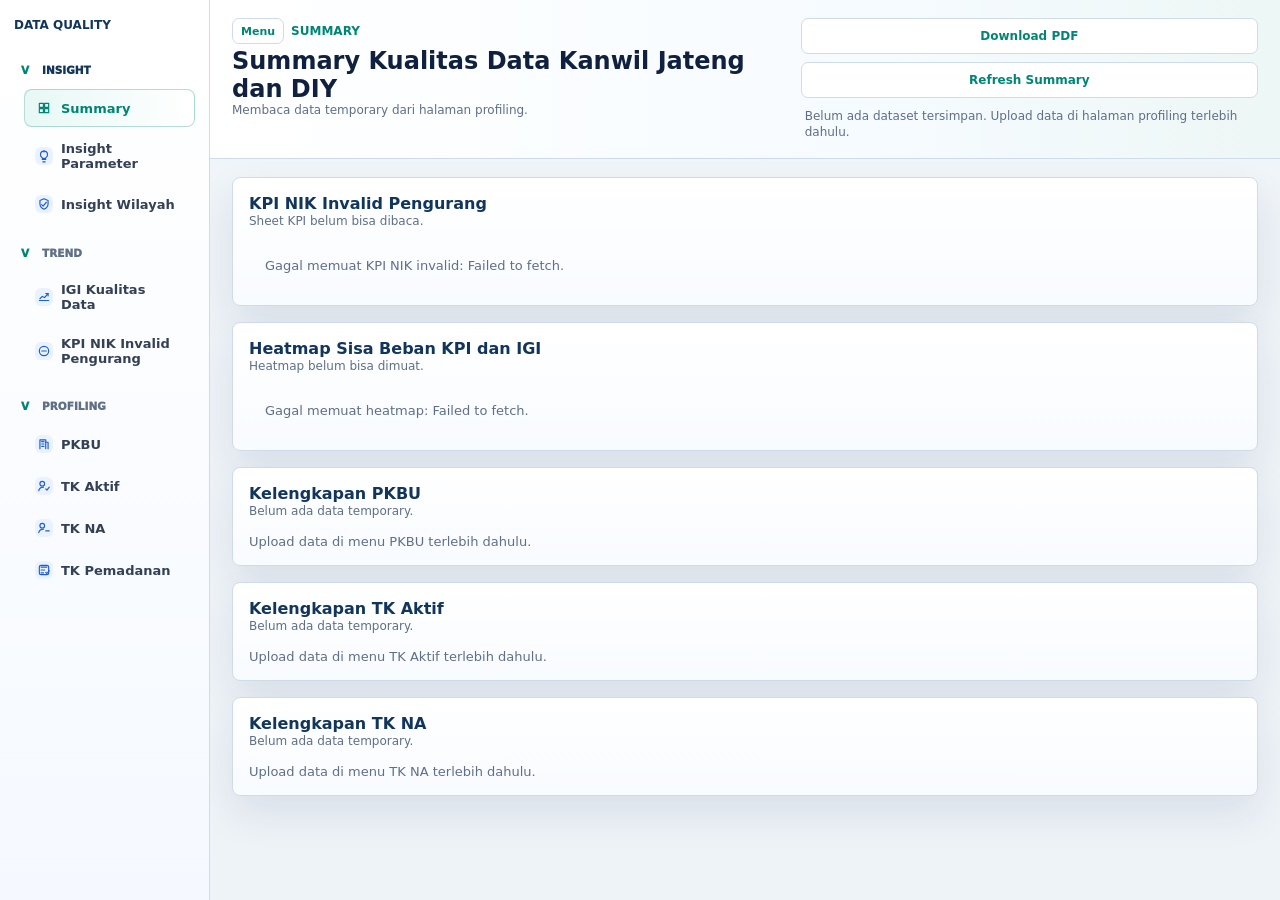
<file: index.html>
<!doctype html>
<html lang="id">
  <head>
    <meta charset="utf-8" />
    <meta name="viewport" content="width=device-width, initial-scale=1" />
    <title>Summary Kualitas Data</title>
    <link rel="stylesheet" href="pkbu.css" />
  </head>
  <body>
    <aside class="sidebar" aria-label="Menu utama">
      <div class="sidebar-title">Data Quality</div>
      <nav>
        <a class="active" href="index.html"><span class="nav-icon">▦</span>Summary</a>
        <a href="progress.html"><span class="nav-icon">↗</span>IGI : Kualitas Data</a>
        <a href="kpi-nik.html"><span class="nav-icon">−</span>KPI : NIK Invalid Pengurang</a>
        <div class="nav-group">Profiling</div>
        <a href="pkbu.html"><span class="nav-icon">◈</span>PKBU</a>
        <a href="tk.html"><span class="nav-icon">●</span>TK Aktif</a>
        <a href="tk-na.html"><span class="nav-icon">○</span>TK NA</a>
      </nav>
    </aside>

    <header class="topbar">
      <div>
        <p class="eyebrow">Summary</p>
        <h1>Summary Kualitas Data Kanwil Jateng dan DIY</h1>
        <p id="summarySourceNote" class="source-note">Membaca data temporary dari halaman profiling.</p>
      </div>
      <div class="upload-box summary-actions">
        <button id="downloadPdf" type="button">Download PDF</button>
        <button id="refreshSummary" type="button">Refresh Summary</button>
        <div id="summaryMeta" class="upload-meta">Data akan muncul setelah masing-masing halaman profiling di-upload.</div>
      </div>
    </header>

    <main class="layout summary-layout">
      <article class="panel summary-kpi-section">
        <div class="panel-head">
          <div>
            <h2>KPI NIK Invalid Pengurang</h2>
            <p id="summaryKpiSubtitle">Membaca sheet KPI untuk analisis pengurang NIK invalid.</p>
          </div>
        </div>
        <div id="summaryKpiPanel" class="summary-kpi-panel">
          <div class="summary-empty">Memuat analisis KPI NIK invalid...</div>
        </div>
      </article>
      <article class="panel summary-heatmap-section">
        <div class="panel-head">
          <div>
            <h2>Heatmap Sisa Beban KPI dan IGI</h2>
            <p id="summaryHeatmapSubtitle">Membaca sisa beban cabang induk dan KCP.</p>
          </div>
        </div>
        <div id="summaryHeatmapPanel" class="summary-heatmap-panel">
          <div class="summary-empty">Memuat heatmap sisa beban...</div>
        </div>
      </article>
      <section id="summarySections" class="summary-sections"></section>
    </main>

    <div id="toast" class="toast" hidden></div>
    <script src="sidebar.js"></script>
    <script src="summary.js"></script>
  </body>
</html>
</file>
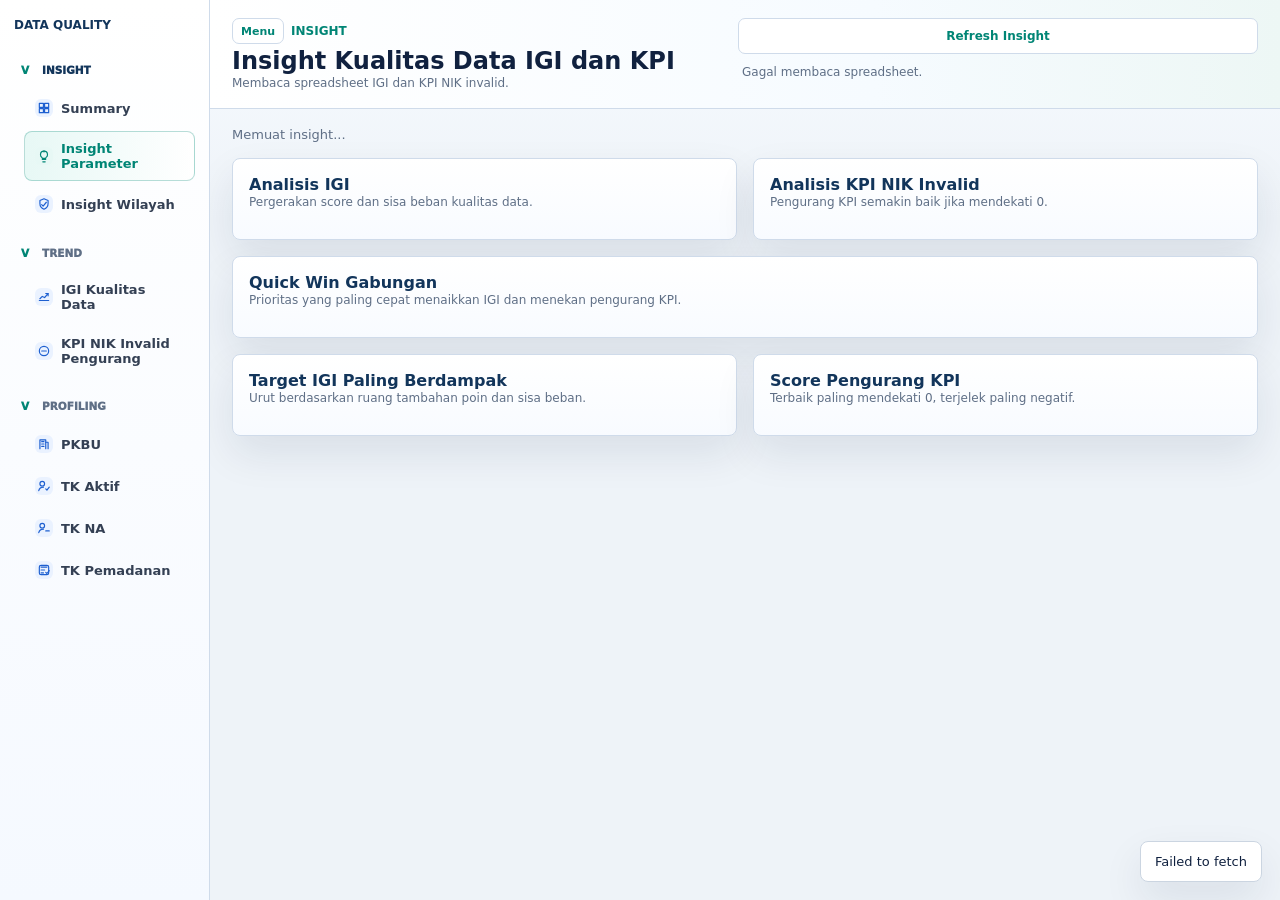
<file: insight.html>
<!doctype html>
<html lang="id">
  <head>
    <meta charset="utf-8" />
    <meta name="viewport" content="width=device-width, initial-scale=1" />
    <title>Insight Kualitas Data</title>
    <link rel="stylesheet" href="pkbu.css" />
  </head>
  <body>
    <aside class="sidebar" aria-label="Menu utama">
      <div class="sidebar-title">Data Quality</div>
      <nav></nav>
    </aside>

    <header class="topbar">
      <div>
        <p class="eyebrow">Insight</p>
        <h1>Insight Kualitas Data IGI dan KPI</h1>
        <p id="insightSourceNote" class="source-note">Membaca spreadsheet IGI dan KPI NIK invalid.</p>
      </div>
      <div class="upload-box summary-actions">
        <button id="refreshInsight" type="button">Refresh Insight</button>
        <div id="insightMeta" class="upload-meta">Menunggu data spreadsheet.</div>
      </div>
    </header>

    <main class="layout insight-layout">
      <section id="insightCards" class="insight-executive-cards"></section>

      <section class="insight-two-col">
        <article class="panel">
          <div class="panel-head">
            <div>
              <h2>Analisis IGI</h2>
              <p id="igiInsightSubtitle">Pergerakan score dan sisa beban kualitas data.</p>
            </div>
          </div>
          <div id="igiInsightPanel" class="insight-panel-body"></div>
        </article>

        <article class="panel">
          <div class="panel-head">
            <div>
              <h2>Analisis KPI NIK Invalid</h2>
              <p id="kpiInsightSubtitle">Pengurang KPI semakin baik jika mendekati 0.</p>
            </div>
          </div>
          <div id="kpiInsightPanel" class="insight-panel-body"></div>
        </article>
      </section>

      <article class="panel">
        <div class="panel-head">
          <div>
            <h2>Quick Win Gabungan</h2>
            <p>Prioritas yang paling cepat menaikkan IGI dan menekan pengurang KPI.</p>
          </div>
        </div>
        <div id="quickWinInsight" class="insight-panel-body"></div>
      </article>

      <section class="insight-two-col">
        <article class="panel">
          <div class="panel-head">
            <div>
              <h2>Target IGI Paling Berdampak</h2>
              <p>Urut berdasarkan ruang tambahan poin dan sisa beban.</p>
            </div>
          </div>
          <div id="igiTargetTables" class="insight-panel-body"></div>
        </article>

        <article class="panel">
          <div class="panel-head">
            <div>
              <h2>Score Pengurang KPI</h2>
              <p>Terbaik paling mendekati 0, terjelek paling negatif.</p>
            </div>
          </div>
          <div id="kpiRankTables" class="insight-panel-body"></div>
        </article>
      </section>
    </main>

    <div id="toast" class="toast" hidden></div>
    <script src="sidebar.js"></script>
    <script src="insight.js"></script>
  </body>
</html>
</file>
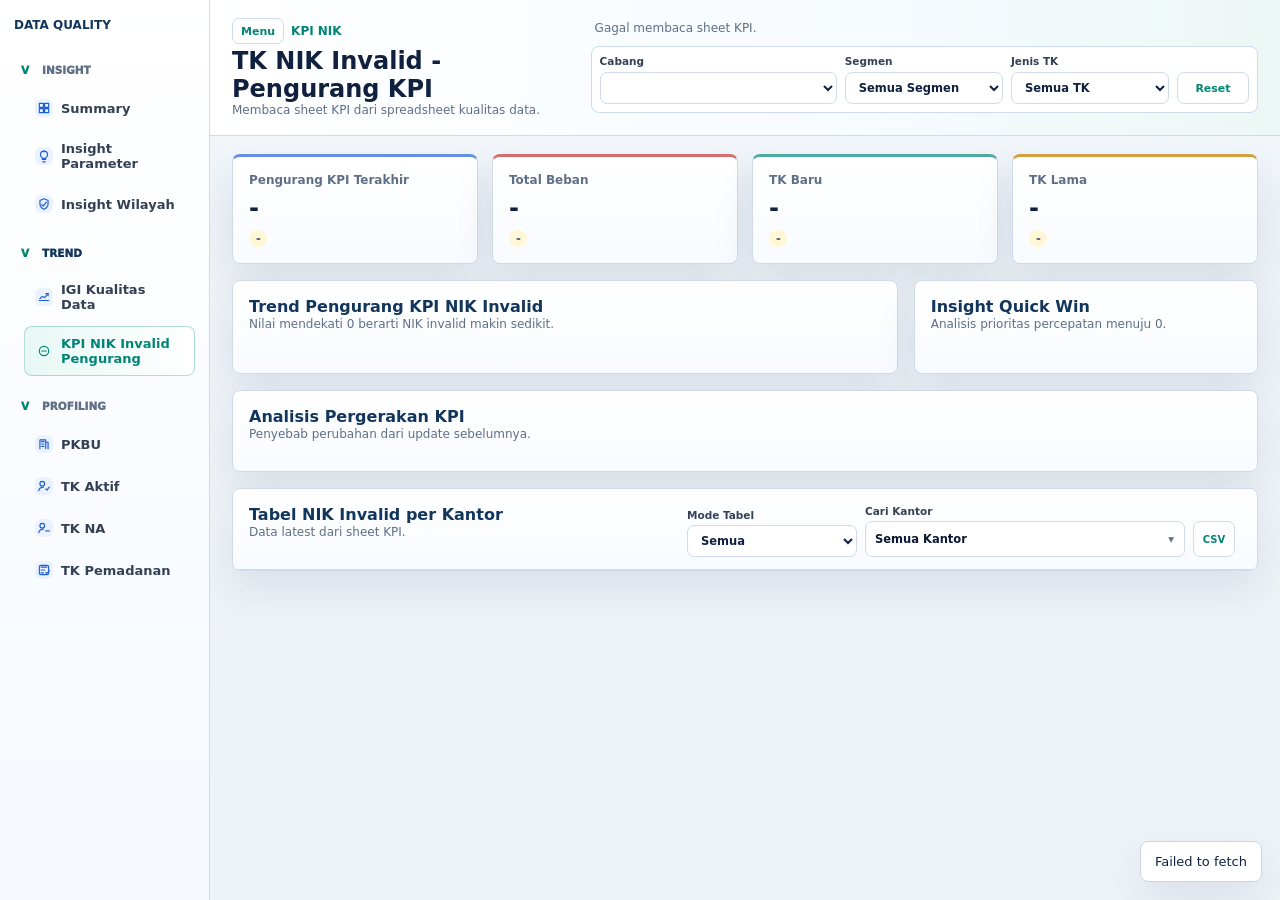
<file: kpi-nik.html>
<!doctype html>
<html lang="id">
  <head>
    <meta charset="utf-8" />
    <meta name="viewport" content="width=device-width, initial-scale=1" />
    <title>TK NIK Invalid Pengurang KPI</title>
    <link rel="stylesheet" href="pkbu.css" />
  </head>
  <body class="kpi-nik-page">
    <aside class="sidebar" aria-label="Menu utama">
      <div class="sidebar-title">Data Quality</div>
      <nav>
        <a href="index.html"><span class="nav-icon">▦</span>Summary</a>
        <a href="progress.html"><span class="nav-icon">↗</span>IGI : Kualitas Data</a>
        <a class="active" href="kpi-nik.html"><span class="nav-icon">−</span>KPI : NIK Invalid Pengurang</a>
        <div class="nav-group">Profiling</div>
        <a href="pkbu.html"><span class="nav-icon">◈</span>PKBU</a>
        <a href="tk.html"><span class="nav-icon">●</span>TK Aktif</a>
        <a href="tk-na.html"><span class="nav-icon">○</span>TK NA</a>
      </nav>
    </aside>

    <header class="topbar">
      <div>
        <p class="eyebrow">KPI NIK</p>
        <h1>TK NIK Invalid - Pengurang KPI</h1>
        <p id="nikSourceNote" class="source-note">Membaca sheet KPI dari spreadsheet kualitas data.</p>
      </div>
      <div class="upload-box summary-actions">
        <div id="nikMeta" class="upload-meta">Menunggu data KPI.</div>
        <section class="toolbar progress-filterbar" aria-label="Filter KPI NIK">
          <label>
            Cabang
            <select id="nikOfficeFilter"></select>
          </label>
          <label>
            Segmen
            <select id="nikSegmentFilter">
              <option value="ALL">Semua Segmen</option>
              <option value="PU">PU</option>
              <option value="BPU">BPU</option>
            </select>
          </label>
          <label>
            Jenis TK
            <select id="nikTkTypeFilter">
              <option value="ALL">Semua TK</option>
              <option value="NEW">TK Baru</option>
              <option value="OLD">TK Lama</option>
            </select>
          </label>
          <button id="resetNikFilters" type="button">Reset</button>
        </section>
      </div>
    </header>

    <main class="layout progress-layout">
      <section class="kpis">
        <article>
          <span>Pengurang KPI Terakhir</span>
          <strong id="nikLatestValue">-</strong>
          <small id="nikLatestValueProgress" class="kpi-progress neutral">-</small>
        </article>
        <article>
          <span>Total Beban</span>
          <strong id="nikLatestInvalid">-</strong>
          <small id="nikLatestInvalidProgress" class="kpi-progress neutral">-</small>
        </article>
        <article>
          <span>TK Baru</span>
          <strong id="nikNewInvalid">-</strong>
          <small id="nikNewInvalidProgress" class="kpi-progress neutral">-</small>
        </article>
        <article>
          <span>TK Lama</span>
          <strong id="nikOldInvalid">-</strong>
          <small id="nikOldInvalidProgress" class="kpi-progress neutral">-</small>
        </article>
      </section>

      <section class="progress-grid">
        <article class="panel trend-panel">
          <div class="panel-head trend-head">
            <div>
              <h2>Trend Pengurang KPI NIK Invalid</h2>
              <p id="nikTrendSubtitle">Nilai mendekati 0 berarti NIK invalid makin sedikit.</p>
            </div>
          </div>
          <div id="nikTrendPanel" class="trend-cards"></div>
          <div id="nikTrendResume" class="trend-resume"></div>
        </article>

        <article class="panel igi-panel">
          <div class="panel-head">
            <div>
              <h2>Insight Quick Win</h2>
              <p id="nikInsightSubtitle">Analisis prioritas percepatan menuju 0.</p>
            </div>
          </div>
          <div id="nikInsightPanel" class="parameter-resume"></div>
        </article>
      </section>

      <article class="panel movement-panel">
        <div class="panel-head">
          <div>
            <h2>Analisis Pergerakan KPI</h2>
            <p id="nikMovementSubtitle">Penyebab perubahan dari update sebelumnya.</p>
          </div>
        </div>
        <div id="nikMovementPanel" class="movement-analysis"></div>
      </article>

      <article class="panel">
        <div class="panel-head">
          <div>
            <h2>Tabel NIK Invalid per Kantor</h2>
            <p id="nikTableSubtitle">Data latest dari sheet KPI.</p>
          </div>
          <div class="table-panel-actions">
            <label>
              Mode Tabel
              <select id="nikOfficeModeFilter">
                <option value="ALL">Semua</option>
                <option value="MAIN">Cabang Induk</option>
                <option value="KCP">KCP</option>
              </select>
            </label>
            <label>
              Cari Kantor
              <div id="nikOfficeChecklist" class="check-dropdown">
                <button id="nikOfficeChecklistButton" class="check-dropdown-button" type="button">Semua Kantor</button>
                <div id="nikOfficeChecklistMenu" class="check-dropdown-menu" hidden></div>
              </div>
            </label>
            <button id="downloadNikCsv" class="icon-button" type="button" title="Download CSV" aria-label="Download CSV">CSV</button>
          </div>
        </div>
        <div class="table-wrap progress-table-wrap">
          <table>
            <thead id="nikTableHead"></thead>
            <tbody id="nikTableBody"></tbody>
          </table>
        </div>
      </article>
    </main>

    <div id="toast" class="toast" hidden></div>
    <script src="sidebar.js"></script>
    <script src="kpi-nik.js"></script>
  </body>
</html>
</file>
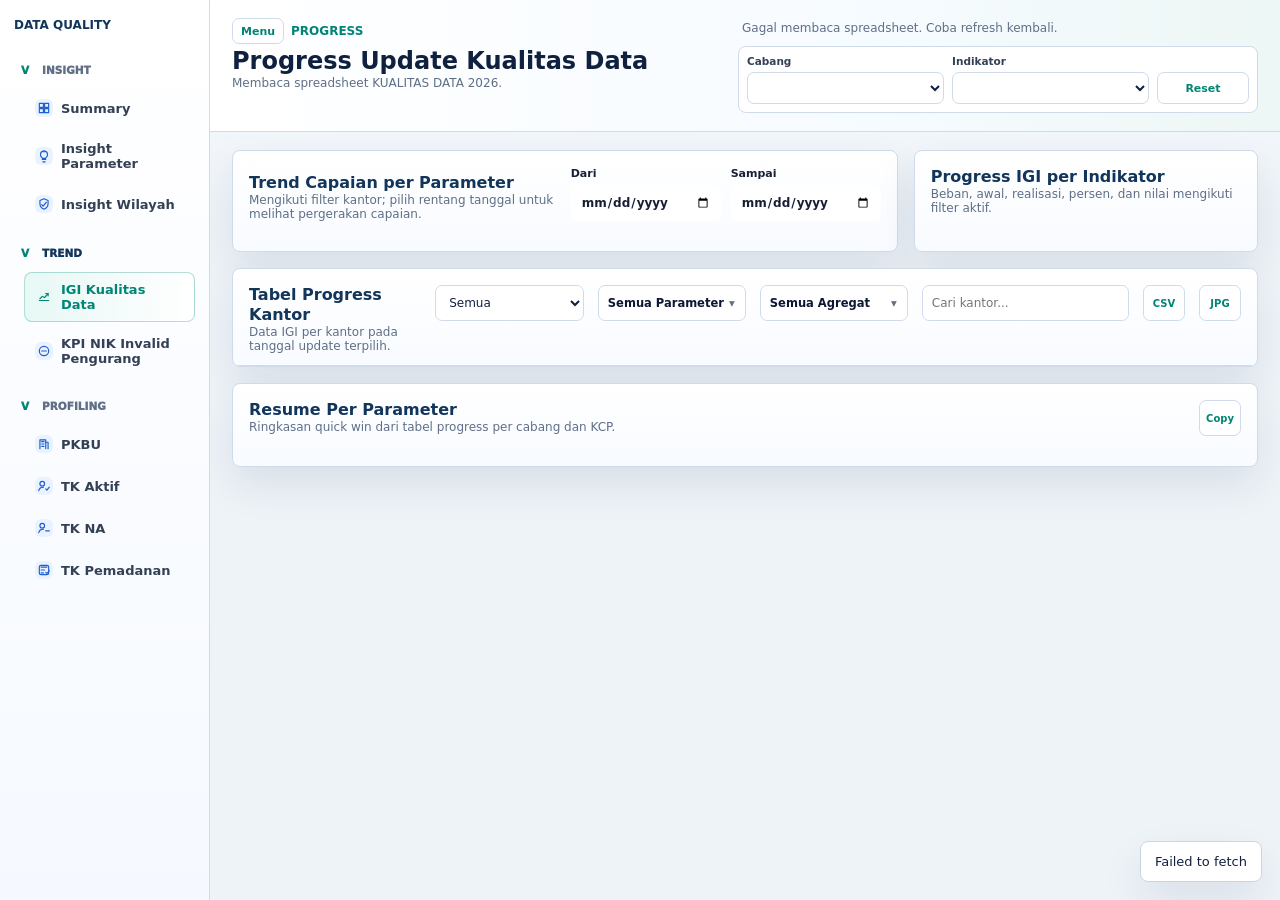
<file: progress.html>
<!doctype html>
<html lang="id">
  <head>
    <meta charset="utf-8" />
    <meta name="viewport" content="width=device-width, initial-scale=1" />
    <title>Progress Kualitas Data</title>
    <link rel="stylesheet" href="pkbu.css" />
  </head>
  <body>
    <aside class="sidebar" aria-label="Menu utama">
      <div class="sidebar-title">Data Quality</div>
      <nav>
        <a href="index.html"><span class="nav-icon">▦</span>Summary</a>
        <a class="active" href="progress.html"><span class="nav-icon">↗</span>IGI : Kualitas Data</a>
        <a href="kpi-nik.html"><span class="nav-icon">−</span>KPI : NIK Invalid Pengurang</a>
        <div class="nav-group">Profiling</div>
        <a href="pkbu.html"><span class="nav-icon">◈</span>PKBU</a>
        <a href="tk.html"><span class="nav-icon">●</span>TK Aktif</a>
        <a href="tk-na.html"><span class="nav-icon">○</span>TK NA</a>
      </nav>
    </aside>

    <header class="topbar">
      <div>
        <p class="eyebrow">Progress</p>
        <h1>Progress Update Kualitas Data</h1>
        <p id="progressSourceNote" class="source-note">Membaca spreadsheet KUALITAS DATA 2026.</p>
      </div>
      <div class="upload-box summary-actions">
        <div id="progressMeta" class="upload-meta">Menunggu data spreadsheet.</div>
        <section class="toolbar progress-filterbar" aria-label="Filter progress">
          <label>
            Cabang
            <select id="progressOfficeFilter"></select>
          </label>
          <label>
            Indikator
            <select id="progressMetricFilter"></select>
          </label>
          <button id="resetProgressFilters" type="button">Reset</button>
        </section>
      </div>
    </header>

    <main class="layout progress-layout">
      <section class="progress-grid">
        <article class="panel trend-panel">
          <div class="panel-head trend-head">
            <div>
              <h2>Trend Capaian per Parameter</h2>
              <p id="trendSubtitle">Mengikuti filter kantor; pilih rentang tanggal untuk melihat pergerakan capaian.</p>
            </div>
            <div class="trend-filters">
              <label>
                Dari
                <input id="trendStartDate" type="date" />
              </label>
              <label>
                Sampai
                <input id="trendEndDate" type="date" />
              </label>
            </div>
          </div>
          <div id="trendCards" class="trend-cards"></div>
        </article>

        <article class="panel igi-panel">
          <div class="panel-head">
            <div>
              <h2>Progress IGI per Indikator</h2>
              <p id="igiSubtitle">Beban, awal, realisasi, persen, dan nilai mengikuti filter aktif.</p>
            </div>
          </div>
          <div id="igiCards" class="progress-cards"></div>
        </article>
      </section>

      <article class="panel">
        <div class="panel-head">
          <div>
            <h2>Tabel Progress Kantor</h2>
            <p id="progressTableSubtitle">Data IGI per kantor pada tanggal update terpilih.</p>
          </div>
          <select id="progressOfficeModeFilter" aria-label="Mode kantor tabel">
            <option value="ALL">Semua</option>
            <option value="MAIN">Cabang Induk</option>
            <option value="KCP">KCP</option>
          </select>
          <div id="progressMetricColumns" class="check-dropdown table-column-filter">
            <button id="progressMetricColumnsButton" class="check-dropdown-button" type="button">Semua Parameter</button>
            <div id="progressMetricColumnsMenu" class="check-dropdown-menu" hidden></div>
          </div>
          <div id="progressComponentColumns" class="check-dropdown table-column-filter">
            <button id="progressComponentColumnsButton" class="check-dropdown-button" type="button">Semua Agregat</button>
            <div id="progressComponentColumnsMenu" class="check-dropdown-menu" hidden></div>
          </div>
          <input id="progressSearchInput" type="search" placeholder="Cari kantor..." />
          <button id="downloadProgressTableCsv" class="icon-button" type="button" title="Download tabel progress sebagai CSV" aria-label="Download tabel progress sebagai CSV">CSV</button>
          <button id="downloadProgressTableJpg" class="icon-button" type="button" title="Download tabel progress sebagai JPG" aria-label="Download tabel progress sebagai JPG">JPG</button>
        </div>
        <div id="progressTableCapture" class="table-wrap progress-table-wrap">
          <table>
            <thead id="progressTableHead"></thead>
            <tbody id="progressTableBody"></tbody>
          </table>
        </div>
      </article>

      <article class="panel">
        <div class="panel-head">
          <div>
            <h2>Resume Per Parameter</h2>
            <p id="parameterResumeSubtitle">Ringkasan quick win dari tabel progress per cabang dan KCP.</p>
          </div>
          <button id="copyParameterResume" class="icon-button" type="button" title="Copy resume" aria-label="Copy resume">Copy</button>
        </div>
        <div id="parameterResume" class="parameter-resume"></div>
      </article>
    </main>

    <div id="toast" class="toast" hidden></div>
    <script src="sidebar.js"></script>
    <script src="progress.js"></script>
  </body>
</html>
</file>
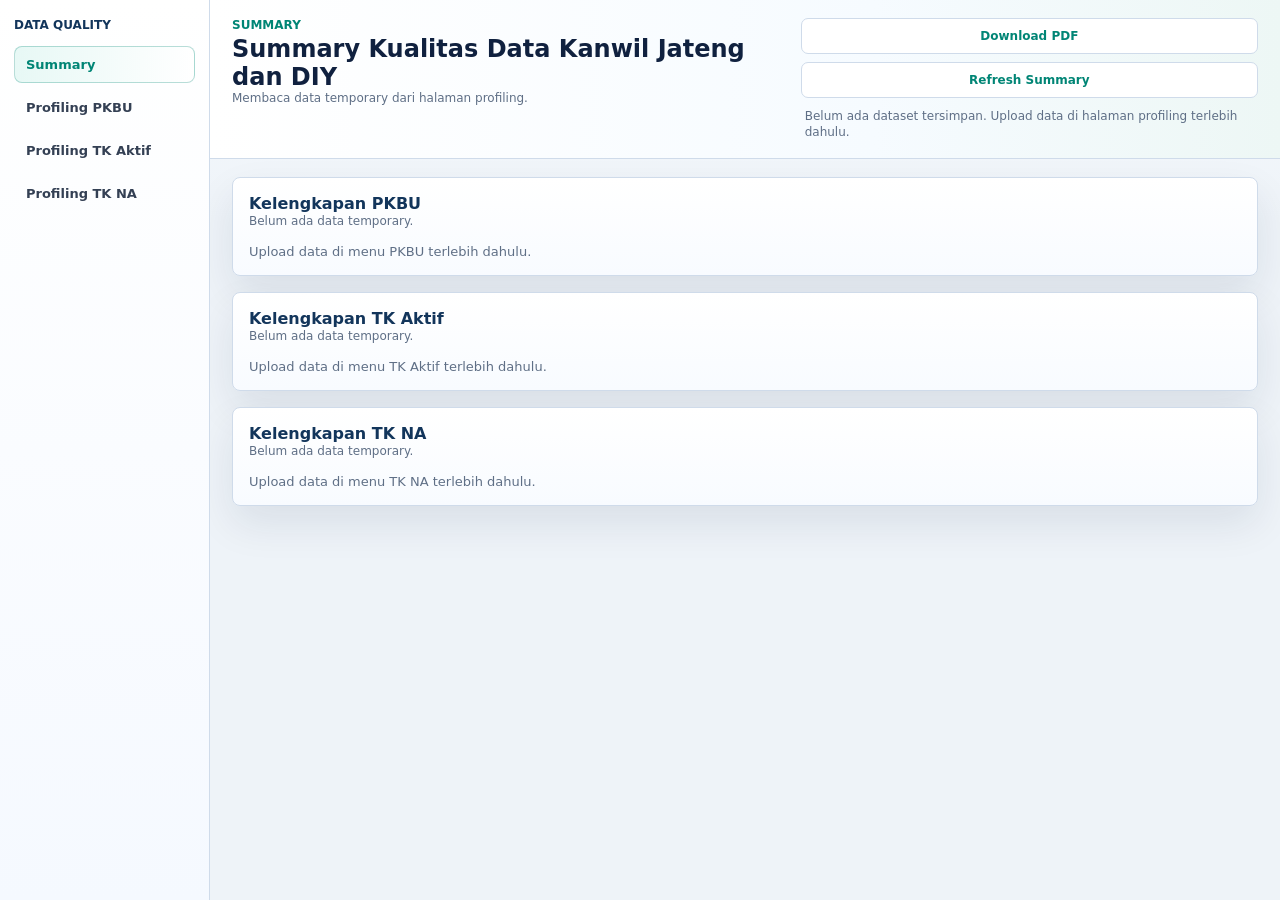
<file: summary.html>
<!doctype html>
<html lang="id">
  <head>
    <meta charset="utf-8" />
    <meta name="viewport" content="width=device-width, initial-scale=1" />
    <title>Summary Kualitas Data</title>
    <link rel="stylesheet" href="pkbu.css" />
  </head>
  <body>
    <aside class="sidebar" aria-label="Menu utama">
      <div class="sidebar-title">Data Quality</div>
      <nav>
        <a class="active" href="summary.html">Summary</a>
        <a href="pkbu.html">Profiling PKBU</a>
        <a href="tk.html">Profiling TK Aktif</a>
        <a href="tk-na.html">Profiling TK NA</a>
      </nav>
    </aside>

    <header class="topbar">
      <div>
        <p class="eyebrow">Summary</p>
        <h1>Summary Kualitas Data Kanwil Jateng dan DIY</h1>
        <p id="summarySourceNote" class="source-note">Membaca data temporary dari halaman profiling.</p>
      </div>
      <div class="upload-box summary-actions">
        <button id="downloadPdf" type="button">Download PDF</button>
        <button id="refreshSummary" type="button">Refresh Summary</button>
        <div id="summaryMeta" class="upload-meta">Data akan muncul setelah masing-masing halaman profiling di-upload.</div>
      </div>
    </header>

    <main class="layout summary-layout">
      <section id="summarySections" class="summary-sections"></section>
    </main>

    <div id="toast" class="toast" hidden></div>
    <script src="summary.js"></script>
  </body>
</html>
</file>
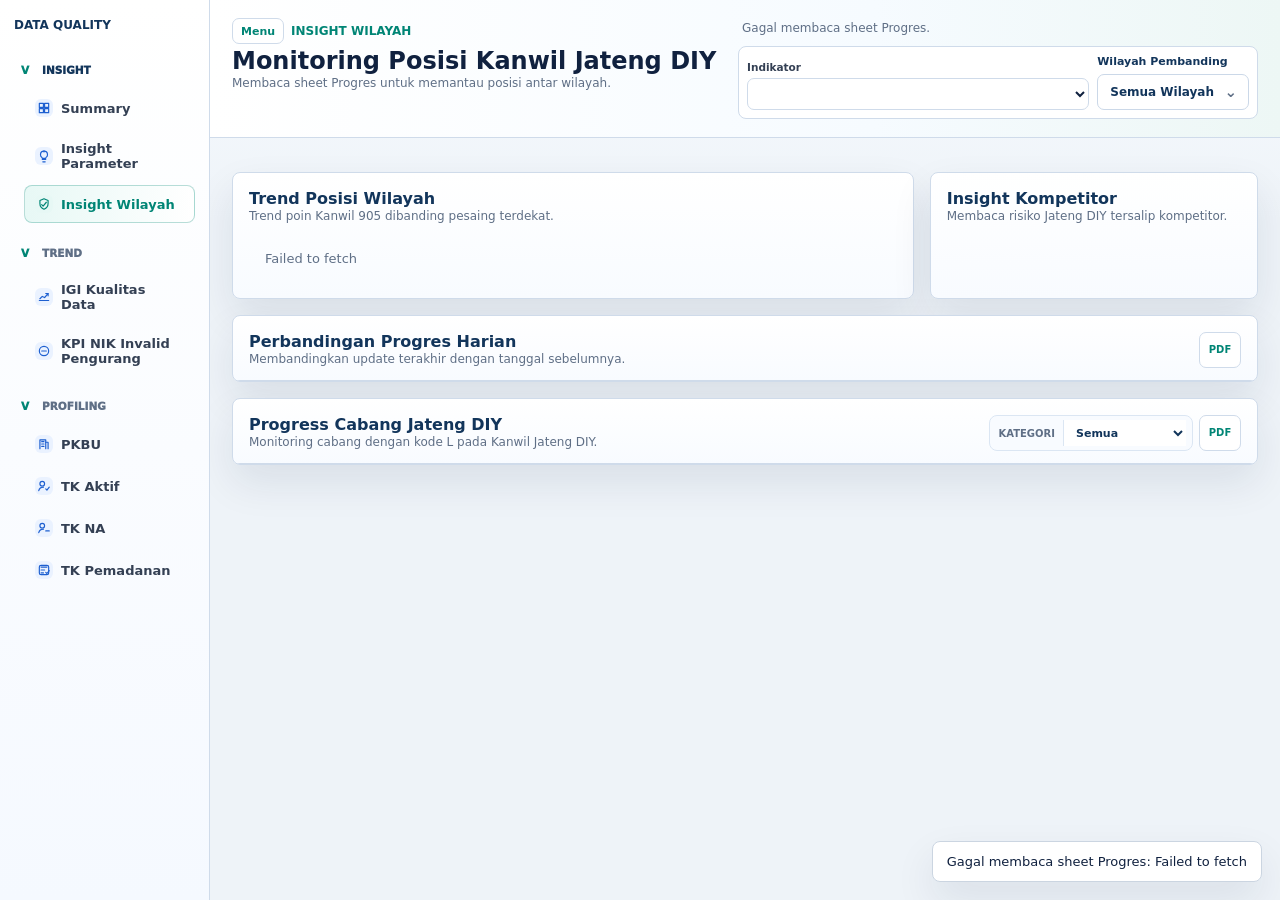
<file: wilayah.html>
<!doctype html>
<html lang="id">
  <head>
    <meta charset="utf-8" />
    <meta name="viewport" content="width=device-width, initial-scale=1" />
    <title>Insight Wilayah</title>
    <link rel="stylesheet" href="pkbu.css" />
  </head>
  <body>
    <aside class="sidebar" aria-label="Menu utama">
      <div class="sidebar-title">Data Quality</div>
      <nav></nav>
    </aside>

    <header class="topbar">
      <div>
        <p class="eyebrow">Insight Wilayah</p>
        <h1>Monitoring Posisi Kanwil Jateng DIY</h1>
        <p id="wilayahSourceNote" class="source-note">Membaca sheet Progres untuk memantau posisi antar wilayah.</p>
      </div>
      <div class="upload-box summary-actions">
        <div id="wilayahMeta" class="upload-meta">Menunggu data sheet Progres.</div>
        <section class="toolbar progress-filterbar wilayah-filterbar" aria-label="Filter insight wilayah">
          <label>
            Indikator
            <select id="wilayahMetricFilter"></select>
          </label>
          <div class="filter-field">
            <span>Wilayah Pembanding</span>
            <details id="wilayahCompetitorDropdown" class="checkbox-dropdown">
              <summary id="wilayahCompetitorSummary">Semua Wilayah</summary>
              <div id="wilayahCompetitorOptions" class="checkbox-menu"></div>
            </details>
          </div>
        </section>
      </div>
    </header>

    <main class="layout wilayah-layout">
      <section id="wilayahCards" class="executive-cards"></section>

      <section class="wilayah-grid">
        <article class="panel">
          <div class="panel-head">
            <div>
              <h2>Trend Posisi Wilayah</h2>
              <p id="wilayahTrendSubtitle">Trend poin Kanwil 905 dibanding pesaing terdekat.</p>
            </div>
          </div>
          <div id="wilayahTrendChart" class="wilayah-chart"></div>
        </article>

        <article class="panel">
          <div class="panel-head">
            <div>
              <h2>Insight Kompetitor</h2>
              <p id="wilayahInsightSubtitle">Membaca risiko Jateng DIY tersalip kompetitor.</p>
            </div>
          </div>
          <div id="wilayahInsight" class="wilayah-insight"></div>
        </article>
      </section>

      <article class="panel">
        <div class="panel-head">
          <div>
            <h2>Perbandingan Progres Harian</h2>
            <p id="wilayahDailySubtitle">Membandingkan update terakhir dengan tanggal sebelumnya.</p>
          </div>
          <button id="printDailyPdf" class="icon-button tiny-export" type="button" title="Cetak tabel sebagai PDF" aria-label="Cetak tabel perbandingan sebagai PDF">PDF</button>
        </div>
        <div class="table-wrap wilayah-daily-wrap">
          <table>
            <thead id="wilayahDailyHead"></thead>
            <tbody id="wilayahDailyBody"></tbody>
          </table>
        </div>
      </article>

      <article class="panel">
        <div class="panel-head">
          <div>
            <h2>Progress Cabang Jateng DIY</h2>
            <p id="wilayahBranchSubtitle">Monitoring cabang dengan kode L pada Kanwil Jateng DIY.</p>
          </div>
          <label class="compact-filter">
            <span>Kategori</span>
            <select id="wilayahBranchCategoryFilter">
              <option value="all">Semua</option>
              <option value="cabang">Cabang Induk</option>
              <option value="kcp">KCP</option>
            </select>
          </label>
          <button id="printBranchPdf" class="icon-button tiny-export" type="button" title="Cetak tabel sebagai PDF" aria-label="Cetak tabel cabang sebagai PDF">PDF</button>
        </div>
        <div class="table-wrap wilayah-table-wrap">
          <table>
            <thead id="wilayahBranchHead"></thead>
            <tbody id="wilayahBranchBody"></tbody>
          </table>
        </div>
      </article>
    </main>

    <div id="toast" class="toast" hidden></div>
    <script src="sidebar.js"></script>
    <script src="wilayah.js"></script>
  </body>
</html>
</file>
<file: pkbu.css>
:root {
  color-scheme: light;
  --bg: #eef3f8;
  --surface: #ffffff;
  --surface-soft: #f8fbff;
  --line: #cfdbea;
  --text: #10213f;
  --muted: #5f6f86;
  --navy: #12355b;
  --accent: #008575;
  --accent-2: #1d5fd0;
  --warn: #c48200;
  --danger: #c62828;
  --teal-soft: #e7f8f5;
  --blue-soft: #eaf2ff;
  --amber-soft: #fff6db;
  --red-soft: #ffebeb;
  --shadow: 0 18px 42px rgba(16, 33, 63, 0.09);
}

* {
  box-sizing: border-box;
}

[hidden] {
  display: none !important;
}

body {
  margin: 0;
  min-height: 100vh;
  background:
    linear-gradient(180deg, #f7fbff 0, var(--bg) 220px),
    var(--bg);
  color: var(--text);
  font-family: Inter, ui-sans-serif, system-ui, -apple-system, BlinkMacSystemFont, "Segoe UI", sans-serif;
}

.sidebar {
  position: fixed;
  inset: 0 auto 0 0;
  z-index: 10;
  width: 210px;
  padding: 18px 14px;
  border-right: 1px solid var(--line);
  background: linear-gradient(180deg, #ffffff 0, #f5f9ff 100%);
}

.sidebar-title {
  margin-bottom: 14px;
  color: var(--navy);
  font-size: 12px;
  font-weight: 900;
  letter-spacing: 0;
  text-transform: uppercase;
}

.sidebar nav {
  display: grid;
  gap: 6px;
}

.sidebar a {
  display: flex;
  align-items: center;
  gap: 8px;
  padding: 10px 11px;
  border: 1px solid transparent;
  border-radius: 8px;
  color: #344054;
  font-size: 13px;
  font-weight: 800;
  text-decoration: none;
}

.nav-icon {
  display: inline-flex;
  align-items: center;
  justify-content: center;
  flex: 0 0 18px;
  width: 18px;
  height: 18px;
  border-radius: 6px;
  background: var(--blue-soft);
  color: var(--accent-2);
  font-size: 11px;
  font-weight: 950;
}

.nav-icon svg {
  width: 14px;
  height: 14px;
  fill: none;
  stroke: currentColor;
  stroke-linecap: round;
  stroke-linejoin: round;
  stroke-width: 2;
}

.sidebar a.active .nav-icon,
.sidebar a:hover .nav-icon {
  background: var(--teal-soft);
  color: var(--accent);
}

.nav-group-toggle {
  display: flex;
  align-items: center;
  justify-content: flex-start;
  gap: 7px;
  width: 100%;
  min-width: 0;
  min-height: 28px;
  margin: 10px 0 2px;
  padding: 4px 7px;
  border: 0;
  border-radius: 7px;
  background: transparent;
  color: var(--muted);
  font-size: 10.5px;
  font-weight: 950;
  text-align: left;
  text-transform: uppercase;
  cursor: pointer;
}

.nav-group-toggle:hover {
  background: var(--blue-soft);
}

.nav-group-toggle.active {
  color: var(--navy);
}

.nav-group-toggle .nav-chevron {
  display: inline-block;
  width: 14px;
  color: var(--accent);
  transition: transform 0.16s ease;
}

.nav-group-toggle.collapsed .nav-chevron {
  transform: rotate(-90deg);
}

.nav-section {
  display: grid;
  gap: 3px;
}

.nav-group-items {
  display: grid;
  gap: 4px;
}

.nav-group-items a {
  margin-left: 10px;
  padding: 9px 10px;
}

.sidebar a:hover,
.sidebar a.active {
  border-color: rgba(0, 133, 117, 0.28);
  background: linear-gradient(90deg, var(--teal-soft), #ffffff);
  color: var(--accent);
}

.sidebar-toggle {
  width: auto;
  min-width: 46px;
  min-height: 26px;
  margin-right: 7px;
  padding: 0 8px;
  border-radius: 7px;
  background: #ffffff;
  color: var(--accent);
  font-size: 11px;
  line-height: 1;
  vertical-align: middle;
}

.sidebar,
.topbar,
.layout {
  transition: margin-left 0.18s ease, transform 0.18s ease;
}

body.sidebar-hidden .sidebar {
  transform: translateX(-100%);
}

body.sidebar-hidden .topbar,
body.sidebar-hidden .layout {
  margin-left: 0;
}

.topbar {
  display: flex;
  align-items: flex-start;
  justify-content: space-between;
  gap: 18px;
  padding: 18px 22px;
  border-bottom: 1px solid var(--line);
  background: linear-gradient(90deg, #ffffff 0, #f6fbff 62%, #edf7f5 100%);
}

.topbar,
.layout {
  margin-left: 210px;
}

.eyebrow,
h1,
h2,
p {
  margin: 0;
}

.eyebrow {
  display: flex;
  align-items: center;
  color: var(--accent);
  font-size: 12px;
  font-weight: 900;
  letter-spacing: 0;
  text-transform: uppercase;
}

h1 {
  margin-top: 4px;
  font-size: 24px;
  line-height: 1.15;
}

h2 {
  font-size: 16px;
  line-height: 1.25;
}

.source-note,
.panel-head p,
.muted {
  color: var(--muted);
  font-size: 12px;
}

.upload-box {
  display: grid;
  grid-template-columns: minmax(280px, 1fr) auto auto;
  gap: 8px;
  width: min(520px, 100%);
}

.mode-switch {
  grid-column: 1 / -1;
  display: inline-flex;
  align-items: center;
  justify-self: start;
  gap: 8px;
  min-height: 28px;
  color: #344054;
  font-size: 12px;
  font-weight: 900;
}

.mode-switch input {
  appearance: none;
  width: 34px;
  height: 18px;
  border: 1px solid #cbd5e1;
  border-radius: 999px;
  background: #e8eef5;
  cursor: pointer;
  transition: background 0.18s ease, border-color 0.18s ease;
}

.mode-switch input::before {
  display: block;
  width: 14px;
  height: 14px;
  margin: 1px;
  border-radius: 999px;
  background: #ffffff;
  box-shadow: 0 1px 2px rgba(15, 23, 42, 0.2);
  content: "";
  transition: transform 0.18s ease;
}

.mode-switch input:checked {
  border-color: var(--accent);
  background: var(--accent);
}

.mode-switch input:checked::before {
  transform: translateX(16px);
}

.upload-meta {
  grid-column: 1 / -1;
  min-height: 20px;
  padding: 2px 4px 0;
  color: var(--muted);
  font-size: 12px;
  line-height: 1.35;
}

.summary-actions {
  grid-template-columns: 1fr;
}

.icon-button {
  min-width: 42px;
  width: 42px;
  padding: 5px 6px;
  font-size: 10px;
  letter-spacing: 0;
}

.icon-button.danger {
  color: var(--danger);
}

.icon-button.danger:hover {
  border-color: rgba(180, 35, 24, 0.45);
  background: #fff5f5;
}

.layout {
  display: grid;
  gap: 16px;
  padding: 18px 22px 24px;
}

.toolbar {
  display: flex;
  align-items: end;
  gap: 10px;
  padding: 14px;
  border: 1px solid var(--line);
  border-radius: 8px;
  background: var(--surface);
  box-shadow: var(--shadow);
}

.toolbar label {
  flex: 1 1 0;
}

.toolbar button {
  flex: 0 0 92px;
}

.progress-filterbar {
  width: 100%;
  padding: 8px;
  gap: 8px;
  box-shadow: none;
}

.progress-filterbar label {
  flex: 1 1 180px;
  font-size: 10.5px;
}

.progress-filterbar button {
  flex: 0 0 64px;
  min-height: 32px;
  font-size: 11px;
}

.progress-filterbar select {
  min-height: 32px;
  font-size: 11.5px;
}

.kpi-nik-page .summary-actions {
  width: min(820px, 100%);
}

.kpi-nik-page .progress-filterbar {
  display: grid;
  grid-template-columns: minmax(220px, 1.2fr) minmax(150px, 0.8fr) minmax(150px, 0.8fr) 72px;
  align-items: end;
}

.kpi-nik-page .progress-filterbar label,
.kpi-nik-page .progress-filterbar button {
  min-width: 0;
}

.kpi-nik-page .progress-filterbar button {
  width: 100%;
}

.table-panel-actions {
  display: grid;
  grid-template-columns: minmax(150px, 170px) minmax(220px, 320px) 48px;
  align-items: end;
  gap: 8px;
}

.table-panel-actions label {
  gap: 4px;
  font-size: 10.5px;
}

.table-panel-actions select,
.table-panel-actions input {
  min-height: 32px;
  font-size: 11.5px;
}

.check-dropdown {
  position: relative;
  min-width: 0;
}

.check-dropdown-button {
  position: relative;
  justify-content: flex-start;
  width: 100%;
  min-width: 0;
  min-height: 32px;
  overflow: hidden;
  padding-right: 26px;
  color: #0b1733;
  font-size: 11.5px;
  text-overflow: ellipsis;
  white-space: nowrap;
}

.check-dropdown-button::after {
  position: absolute;
  top: 50%;
  right: 10px;
  transform: translateY(-50%);
  content: "▾";
  color: #667085;
}

.check-dropdown-menu {
  position: absolute;
  z-index: 20;
  top: calc(100% + 4px);
  right: 0;
  width: min(320px, 80vw);
  max-height: 260px;
  overflow: auto;
  padding: 6px;
  border: 1px solid #cbd5e1;
  border-radius: 8px;
  background: #ffffff;
  box-shadow: 0 16px 34px rgba(15, 23, 42, 0.16);
}

.check-option {
  display: grid;
  grid-template-columns: 16px minmax(0, 1fr);
  align-items: center;
  gap: 7px;
  min-height: 28px;
  padding: 5px 7px;
  border-radius: 6px;
  color: #344054;
  font-size: 11.5px;
  font-weight: 800;
}

.check-option:hover {
  background: var(--teal-soft);
}

.check-option input {
  width: 13px;
  height: 13px;
}

.check-option span {
  overflow: hidden;
  text-overflow: ellipsis;
  white-space: nowrap;
}

label {
  display: grid;
  gap: 5px;
  min-width: 0;
  color: #344054;
  font-size: 11.5px;
  font-weight: 800;
}

select,
input[type="file"],
input[type="search"],
button {
  width: 100%;
  min-height: 36px;
  border: 1px solid var(--line);
  border-radius: 7px;
  background: #ffffff;
  color: var(--text);
  font: inherit;
  font-size: 12px;
  padding: 6px 9px;
}

button {
  display: inline-flex;
  align-items: center;
  justify-content: center;
  width: auto;
  min-width: 92px;
  color: var(--accent);
  cursor: pointer;
  font-weight: 900;
}

button:hover {
  border-color: rgba(0, 133, 117, 0.5);
  background: var(--teal-soft);
}

.button-link {
  display: inline-flex;
  align-items: center;
  justify-content: center;
  min-height: 36px;
  padding: 6px 9px;
  border: 1px solid #cbd5e1;
  border-radius: 7px;
  background: #ffffff;
  color: var(--accent);
  font-size: 12px;
  font-weight: 900;
  text-decoration: none;
}

.button-link:hover {
  border-color: rgba(0, 133, 117, 0.5);
  background: #f0fdfa;
}

.kpis {
  display: grid;
  grid-template-columns: repeat(auto-fit, minmax(210px, 1fr));
  gap: 14px;
}

.kpis article,
.panel {
  border: 1px solid var(--line);
  border-radius: 8px;
  background: var(--surface);
  box-shadow: var(--shadow);
}

.kpis article {
  display: grid;
  gap: 8px;
  min-width: 0;
  padding: 16px;
  border-top: 3px solid rgba(29, 95, 208, 0.68);
  background: linear-gradient(180deg, #ffffff 0, var(--surface-soft) 100%);
}

.kpis article:nth-child(2) {
  border-top-color: rgba(198, 40, 40, 0.68);
}

.kpis article:nth-child(3) {
  border-top-color: rgba(0, 133, 117, 0.68);
}

.kpis article:nth-child(4) {
  border-top-color: rgba(196, 130, 0, 0.75);
}

.kpis span {
  color: var(--muted);
  font-size: 12px;
  font-weight: 800;
}

.kpis strong {
  overflow: hidden;
  font-size: 24px;
  line-height: 1.1;
  text-overflow: ellipsis;
  white-space: nowrap;
}

.kpi-progress {
  display: inline-flex;
  align-items: center;
  justify-content: flex-start;
  width: fit-content;
  max-width: 100%;
  padding: 3px 7px;
  border-radius: 999px;
  font-size: 10.5px;
  font-weight: 950;
  line-height: 1.1;
  white-space: nowrap;
}

.kpi-progress.good {
  background: #ecfdf3;
  color: var(--accent);
}

.kpi-progress.bad {
  background: #fff1f1;
  color: var(--danger);
}

.kpi-progress.neutral {
  background: #fff7d6;
  color: #9a6700;
}

.good-text {
  color: var(--accent) !important;
}

.bad-text {
  color: var(--danger) !important;
}

.tag {
  display: inline-flex;
  align-items: center;
  justify-content: center;
  min-width: 34px;
  padding: 3px 7px;
  border-radius: 999px;
  background: #f1f5f9;
  color: var(--muted);
  font-size: 10.5px;
  font-weight: 950;
}

.tag.good {
  background: var(--teal-soft);
  color: var(--accent);
}

.tag.bad {
  background: var(--red-soft);
  color: var(--danger);
}

.tag.neutral {
  background: var(--amber-soft);
  color: var(--warn);
}

.grid {
  display: grid;
  grid-template-columns: repeat(auto-fit, minmax(360px, 1fr));
  gap: 16px;
}

.detail-grid {
  display: grid;
  grid-template-columns: minmax(360px, 0.85fr) minmax(520px, 1.15fr);
  align-items: start;
  gap: 16px;
}

.panel {
  min-width: 0;
  overflow: hidden;
  background: linear-gradient(180deg, #ffffff 0, var(--surface-soft) 100%);
}

.panel-head {
  display: flex;
  align-items: flex-start;
  justify-content: space-between;
  gap: 14px;
  padding: 16px 16px 0;
}

.panel-head h2 {
  color: var(--navy);
}

.panel-head input[type="search"] {
  flex: 0 1 340px;
  max-width: 340px;
}

.panel-head select {
  flex: 0 1 240px;
  max-width: 260px;
  margin-left: auto;
}

.panel-head button + select,
.panel-head select + input[type="search"] {
  margin-left: 0;
}

.panel-head button {
  flex: 0 0 auto;
  min-width: 116px;
  min-height: 36px;
}

.panel-head .icon-button {
  flex: 0 0 42px;
  width: 42px;
  min-width: 42px;
  min-height: 36px;
  padding: 0;
  font-size: 10px;
  font-weight: 900;
}

.panel-head .table-column-filter {
  flex: 0 0 148px;
  max-width: 148px;
}

.panel-head .table-column-filter .check-dropdown-button {
  min-width: 0;
}

.preview-panel .panel-head {
  display: grid;
  grid-template-columns: auto minmax(170px, 220px) minmax(190px, 1fr);
  align-items: end;
}

.preview-panel .panel-head > div {
  grid-column: 1 / -1;
}

.preview-panel .panel-head select,
.preview-panel .panel-head input[type="search"] {
  width: 100%;
  max-width: none;
  margin-left: 0;
}

.preview-panel .panel-head button {
  width: auto;
}

.bars,
.insights {
  display: grid;
  gap: 10px;
  padding: 14px 16px 16px;
}

.insight-grid {
  grid-template-columns: repeat(2, minmax(0, 1fr));
}

.bar-row {
  display: grid;
  gap: 5px;
}

.bar-meta {
  display: grid;
  grid-template-columns: minmax(0, 1fr) auto auto;
  gap: 10px;
  align-items: baseline;
  color: #344054;
  font-size: 12px;
  font-weight: 800;
}

.bar-meta span:first-child {
  overflow: hidden;
  text-overflow: ellipsis;
  white-space: nowrap;
}

.bar-meta em {
  color: var(--muted);
  font-style: normal;
  font-weight: 700;
}

.bar-track {
  height: 9px;
  overflow: hidden;
  border-radius: 999px;
  background: #dce8f4;
}

.bar-track i {
  display: block;
  width: var(--bar);
  height: 100%;
  border-radius: inherit;
  background: linear-gradient(90deg, var(--accent), var(--accent-2));
}

.bar-details {
  display: grid;
  grid-template-columns: repeat(2, minmax(0, 1fr));
  gap: 6px 10px;
  margin-top: 5px;
  padding: 9px 10px;
  border: 1px solid #dbe6f3;
  border-radius: 7px;
  background: linear-gradient(180deg, #ffffff 0, var(--blue-soft) 100%);
}

.bar-details span,
.bar-details small {
  display: flex;
  align-items: baseline;
  justify-content: space-between;
  gap: 10px;
  min-width: 0;
  color: #475467;
  font-size: 12px;
}

.bar-details b {
  overflow: hidden;
  color: #172033;
  font-weight: 800;
  text-overflow: ellipsis;
  white-space: nowrap;
}

.bar-details em,
.bar-details small {
  color: var(--accent);
  font-style: normal;
  font-weight: 900;
  white-space: nowrap;
}

.bar-details small {
  justify-content: flex-start;
  grid-column: 1 / -1;
}

.insight-item {
  display: grid;
  align-content: start;
  gap: 8px;
  min-height: 118px;
  padding: 14px;
  border: 1px solid #dbe6f3;
  border-radius: 8px;
  background: linear-gradient(180deg, #ffffff 0, #f7fbff 100%);
}

.insight-item strong {
  color: #101828;
  font-size: 13.5px;
  line-height: 1.25;
}

.insight-item span {
  color: var(--muted);
  font-size: 12px;
  line-height: 1.5;
}

.insight-item span i {
  display: block;
  position: relative;
  margin-top: 3px;
  padding-left: 14px;
  font-style: normal;
}

.insight-item span i:first-child {
  margin-top: 0;
}

.insight-item span i::before {
  content: "";
  position: absolute;
  left: 0;
  top: 0.7em;
  width: 4px;
  height: 4px;
  border-radius: 50%;
  background: var(--accent);
}

.table-wrap {
  max-height: 430px;
  overflow: auto;
  margin-top: 12px;
  border-top: 1px solid var(--line);
}

.bars .table-wrap {
  margin-top: 0;
  border: 1px solid #e3e9f2;
  border-radius: 8px;
}

table {
  width: 100%;
  border-collapse: collapse;
  font-size: 12px;
}

th,
td {
  max-width: 280px;
  padding: 9px 11px;
  border-bottom: 1px solid #e5edf6;
  overflow: hidden;
  text-align: left;
  text-overflow: ellipsis;
  white-space: nowrap;
}

th {
  position: sticky;
  top: 0;
  z-index: 1;
  background: linear-gradient(180deg, #f5f9ff 0, #eaf2ff 100%);
  color: var(--navy);
  font-size: 11px;
  text-transform: uppercase;
}

.num {
  text-align: right;
}

.pivot-wrap {
  max-height: 560px;
}

.pivot-table {
  min-width: 980px;
}

.pivot-table th:first-child,
.pivot-table td:first-child {
  position: sticky;
  left: 0;
  z-index: 2;
  background: #ffffff;
}

.pivot-table th:first-child {
  z-index: 3;
  background: linear-gradient(180deg, #f5f9ff 0, #eaf2ff 100%);
}

.summary-sections,
.summary-layout {
  display: grid;
  gap: 16px;
}

.summary-section .summary-grid {
  display: grid;
  grid-template-columns: minmax(320px, 0.9fr) minmax(420px, 1.1fr);
  gap: 16px;
  padding: 14px 16px 16px;
}

.summary-grid section {
  min-width: 0;
}

.summary-grid h3 {
  margin: 0 0 10px;
  color: #172033;
  font-size: 13px;
  line-height: 1.25;
}

.summary-grid .summary-subtitle {
  margin-top: 14px;
}

.summary-insight {
  grid-column: 1 / -1;
  padding: 14px;
  border: 1px solid #e3e9f2;
  border-radius: 8px;
  background: #fbfdff;
}

.summary-insight span i {
  display: block;
  position: relative;
  margin-top: 5px;
  padding-left: 14px;
  color: var(--muted);
  font-size: 12px;
  font-style: normal;
  line-height: 1.45;
}

.summary-insight span i:first-child {
  margin-top: 0;
}

.summary-insight span i::before {
  content: "";
  position: absolute;
  left: 0;
  top: 0.68em;
  width: 4px;
  height: 4px;
  border-radius: 50%;
  background: var(--accent);
}

.summary-empty {
  padding: 16px;
  color: var(--muted);
  font-size: 13px;
}

.summary-heatmap-panel {
  display: grid;
  gap: 18px;
  padding: 14px 16px 16px;
}

.heatmap-block {
  min-width: 0;
}

.heatmap-title {
  display: flex;
  align-items: end;
  justify-content: space-between;
  gap: 12px;
  margin-bottom: 10px;
}

.heatmap-title h3 {
  margin: 0;
  color: var(--navy);
  font-size: 18px;
  line-height: 1.15;
  text-transform: uppercase;
}

.heatmap-title p {
  margin: 4px 0 0;
  color: var(--muted);
  font-size: 11px;
}

.heatmap-split {
  display: grid;
  grid-template-columns: minmax(360px, 0.9fr) minmax(460px, 1.1fr);
  gap: 14px;
}

.heatmap-table-panel {
  min-width: 0;
}

.heatmap-aggregate-panel {
  margin-bottom: 10px;
}

.heatmap-subhead {
  display: flex;
  align-items: baseline;
  justify-content: space-between;
  gap: 10px;
  margin-bottom: 5px;
}

.heatmap-subhead h4 {
  margin: 0;
  color: var(--navy);
  font-size: 14px;
  line-height: 1.15;
  text-transform: uppercase;
}

.heatmap-subhead span {
  color: var(--muted);
  font-size: 10.5px;
  line-height: 1.2;
  text-align: right;
}

.heatmap-table-wrap {
  max-height: none;
  border: 1px solid #dbe6f3;
  border-radius: 4px;
}

.heatmap-table {
  width: 100%;
  min-width: 0;
  border-collapse: collapse;
  table-layout: fixed;
}

.heatmap-table th {
  position: sticky;
  top: 0;
  z-index: 2;
  padding: 6px 7px;
  background: #12355b;
  color: #ffffff;
  font-size: 10.5px;
  font-weight: 900;
  line-height: 1.1;
  text-align: left;
  text-transform: uppercase;
}

.heatmap-table th.num {
  text-align: center;
}

.heatmap-table td {
  padding: 5px 7px;
  border-bottom: 1px solid #e8edf3;
  color: var(--text);
  font-size: 11px;
  line-height: 1.12;
  vertical-align: middle;
}

.heatmap-table tfoot td {
  position: sticky;
  bottom: 0;
  z-index: 1;
  border-top: 2px solid #12355b;
  background: #eef5ff;
  color: #001f4f;
  font-weight: 900;
}

.heatmap-table tfoot .total-good {
  color: #047857;
}

.heatmap-table tfoot .total-bad {
  color: #b42318;
}

.heatmap-table tbody tr:nth-child(even) td:first-child {
  background: #f4f8fc;
}

.heatmap-table tbody tr:nth-child(odd) td:first-child {
  background: #ffffff;
}

.heatmap-table td:first-child {
  width: 43%;
  overflow: hidden;
  text-overflow: ellipsis;
}

.heatmap-table td:first-child strong {
  margin-right: 4px;
  color: #001f4f;
}

.heatmap-table .num {
  text-align: center;
  font-variant-numeric: tabular-nums;
  font-weight: 800;
}

.heatmap-value {
  display: inline-block;
  min-width: 26px;
}

.heatmap-progress {
  display: inline-block;
  margin-left: 3px;
  padding: 1px 4px;
  border-radius: 999px;
  font-size: 9px;
  font-weight: 900;
  line-height: 1;
  white-space: nowrap;
}

.heatmap-progress.good {
  background: #dff8ea;
  color: #047857;
}

.heatmap-progress.bad {
  background: #ffe2e2;
  color: #b42318;
}

.heatmap-progress.neutral {
  background: #eef3f8;
  color: #667085;
}

.wilayah-layout {
  display: grid;
  gap: 16px;
}

.executive-cards {
  display: grid;
  grid-template-columns: repeat(4, minmax(0, 1fr));
  gap: 14px;
}

.executive-cards .summary-card {
  min-width: 0;
  padding: 16px;
  border: 1px solid #dbe6f3;
  border-radius: 8px;
  background: linear-gradient(180deg, #ffffff 0, #f8fbff 100%);
  box-shadow: 0 10px 24px rgba(15, 23, 42, 0.05);
}

.executive-cards .summary-card span {
  display: block;
  color: var(--muted);
  font-size: 12px;
  font-weight: 900;
}

.executive-cards .summary-card strong {
  display: block;
  margin-top: 7px;
  color: var(--navy);
  font-size: 27px;
  line-height: 1;
}

.wilayah-filterbar {
  grid-template-columns: minmax(220px, 1fr) minmax(220px, 1fr);
}

.filter-field {
  display: grid;
  gap: 6px;
  min-width: 0;
}

.compact-filter {
  display: inline-flex;
  align-items: center;
  gap: 8px;
  min-width: 0;
  padding: 4px 6px 4px 9px;
  border: 1px solid #dbe6f3;
  border-radius: 8px;
  background: #f8fbff;
  color: var(--navy);
  font-size: 10px;
  font-weight: 900;
  white-space: nowrap;
}

.panel-head .compact-filter {
  margin-left: auto;
  margin-right: -8px;
}

.compact-filter span {
  color: var(--muted);
  text-transform: uppercase;
}

.compact-filter select {
  flex: 0 0 auto;
  width: auto;
  min-width: 112px;
  max-width: 145px;
  min-height: 26px;
  margin-left: 0;
  padding: 0 8px;
  border: 0;
  border-left: 1px solid #dbe6f3;
  border-radius: 0;
  background: #ffffff;
  color: var(--navy);
  font-size: 11px;
  font-weight: 900;
}

.tiny-export {
  min-width: 34px;
  min-height: 30px;
  padding: 0 7px;
  border-radius: 7px;
  font-size: 10px;
  line-height: 1;
}

.filter-field > span {
  color: var(--navy);
  font-size: 11px;
  font-weight: 900;
}

.checkbox-dropdown {
  position: relative;
  min-width: 0;
}

.checkbox-dropdown summary {
  display: flex;
  align-items: center;
  min-height: 36px;
  padding: 0 34px 0 12px;
  border: 1px solid #cbd8e8;
  border-radius: 7px;
  background: #ffffff;
  color: var(--navy);
  font-size: 12px;
  font-weight: 900;
  cursor: pointer;
  list-style: none;
  overflow: hidden;
  white-space: nowrap;
  text-overflow: ellipsis;
}

.checkbox-dropdown summary::-webkit-details-marker {
  display: none;
}

.checkbox-dropdown summary::after {
  content: "⌄";
  position: absolute;
  right: 12px;
  color: var(--muted);
  font-size: 15px;
}

.checkbox-dropdown[open] summary {
  border-color: var(--accent-2);
  box-shadow: 0 0 0 3px rgba(37, 99, 235, 0.12);
}

.checkbox-menu {
  position: absolute;
  z-index: 20;
  top: calc(100% + 6px);
  right: 0;
  width: min(360px, 90vw);
  max-height: 280px;
  overflow: auto;
  padding: 8px;
  border: 1px solid #cbd8e8;
  border-radius: 8px;
  background: #ffffff;
  box-shadow: 0 18px 38px rgba(15, 23, 42, 0.16);
}

.checkbox-option {
  display: grid;
  grid-template-columns: 16px minmax(0, 1fr);
  align-items: center;
  gap: 8px;
  padding: 8px;
  border-radius: 6px;
  color: var(--navy);
  font-size: 12px;
  font-weight: 800;
}

.checkbox-option:hover {
  background: #eef6ff;
}

.checkbox-option input {
  width: 14px;
  height: 14px;
  margin: 0;
  accent-color: var(--accent-2);
}

.checkbox-option span {
  overflow: hidden;
  white-space: nowrap;
  text-overflow: ellipsis;
}

.wilayah-grid {
  display: grid;
  grid-template-columns: minmax(0, 1.35fr) minmax(320px, 0.65fr);
  gap: 16px;
}

.wilayah-bottom-grid {
  display: grid;
  grid-template-columns: repeat(2, minmax(0, 1fr));
  gap: 16px;
  align-items: start;
}

.wilayah-bottom-grid .panel {
  min-width: 0;
}

.wilayah-card {
  border-top: 4px solid #2563eb;
}

.wilayah-card.good {
  border-top-color: #0f766e;
}

.wilayah-card.bad {
  border-top-color: #dc2626;
}

.wilayah-card.warn {
  border-top-color: #d97706;
}

.wilayah-card small {
  display: block;
  margin-top: 8px;
  color: var(--muted);
  font-size: 11px;
  font-weight: 700;
}

.wilayah-chart {
  padding: 12px 16px 16px;
}

.wilayah-chart svg {
  width: 100%;
  min-height: 300px;
  border: 1px solid #dbe6f3;
  border-radius: 8px;
  background: #fbfdff;
}

.wilayah-legend {
  display: flex;
  flex-wrap: wrap;
  gap: 10px;
  margin-top: 10px;
  color: var(--muted);
  font-size: 11px;
  font-weight: 800;
}

.wilayah-legend span {
  display: inline-flex;
  align-items: center;
  gap: 6px;
}

.wilayah-legend i {
  width: 10px;
  height: 10px;
  border-radius: 999px;
}

.chart-axis {
  stroke: #cbd5e1;
  stroke-width: 1;
}

.chart-grid {
  stroke: #dbe6f3;
  stroke-width: 1;
  stroke-dasharray: 6 6;
}

.chart-label,
.chart-xlabel,
.chart-ylabel,
.chart-delta {
  font-size: 11px;
  font-weight: 800;
}

.chart-delta {
  font-size: 9px;
}

.chart-delta.good {
  fill: #047857;
}

.chart-delta.bad {
  fill: #b42318;
}

.chart-delta.neutral {
  fill: #667085;
}

.chart-xlabel,
.chart-ylabel {
  fill: #344054;
}

.wilayah-insight {
  display: grid;
  gap: 12px;
  padding: 0 16px 16px;
}

.wilayah-alert,
.wilayah-priority,
.wilayah-param-list {
  padding: 12px;
  border: 1px solid #dbe6f3;
  border-radius: 8px;
  background: #ffffff;
}

.wilayah-alert.good {
  border-color: #99d8c0;
  background: #f0fdf7;
}

.wilayah-alert.bad,
.wilayah-alert.warn {
  border-color: #fecaca;
  background: #fff7f7;
}

.wilayah-alert strong,
.wilayah-priority h3,
.wilayah-param-list h3 {
  color: var(--navy);
  font-size: 13px;
}

.wilayah-alert p,
.wilayah-priority p,
.wilayah-param-list p {
  margin-top: 7px;
  color: var(--muted);
  font-size: 12px;
  line-height: 1.45;
}

.wilayah-table-wrap table {
  min-width: 1180px;
}

.wilayah-bottom-grid .wilayah-table-wrap table {
  min-width: 980px;
}

.wilayah-daily-wrap table {
  min-width: 920px;
}

.wilayah-daily-wrap {
  max-height: none;
  overflow-x: auto;
  overflow-y: visible;
}

.wilayah-daily-wrap td:first-child {
  min-width: 230px;
}

.wilayah-daily-wrap .focus-row td {
  background: #fff4d6;
  box-shadow: inset 0 1px 0 rgba(196, 130, 0, 0.28), inset 0 -1px 0 rgba(196, 130, 0, 0.28);
}

.focus-office-label {
  display: flex;
  align-items: center;
  gap: 7px;
  min-width: 0;
}

.focus-office-label > span {
  min-width: 0;
  overflow: hidden;
  text-overflow: ellipsis;
}

.focus-gap-badge {
  flex: 0 0 auto;
  padding: 2px 7px;
  border-radius: 999px;
  background: #dbeafe;
  color: #1d4ed8;
  font-size: 10px;
  font-style: normal;
  font-weight: 950;
  white-space: nowrap;
}

.daily-cell-stack {
  display: grid;
  justify-items: end;
  gap: 3px;
}

.metric-gap-badge {
  display: inline-flex;
  align-items: center;
  justify-content: center;
  max-width: 92px;
  padding: 1px 6px;
  border-radius: 999px;
  background: #dbeafe;
  color: #1d4ed8;
  font-size: 9px;
  font-style: normal;
  font-weight: 950;
  line-height: 1.25;
  white-space: nowrap;
}

.metric-gap-badge.ahead {
  background: #dcfce7;
  color: #047857;
}

.metric-gap-badge.need {
  background: #fee2e2;
  color: #b42318;
}

.daily-metric {
  display: flex;
  align-items: center;
  justify-content: flex-end;
  gap: 7px;
  font-variant-numeric: tabular-nums;
}

.daily-metric strong {
  color: var(--navy);
}

.daily-metric.stacked {
  display: grid;
  grid-template-columns: 58px 48px 54px;
  justify-content: end;
  gap: 3px;
}

.daily-metric.stacked > div {
  display: grid;
  justify-items: end;
  gap: 3px;
  min-width: 0;
}

.daily-metric.stacked > div + div {
  border-left: 1px solid #dbe6f3;
  padding-left: 6px;
}

.daily-metric.stacked span {
  color: var(--muted);
  font-size: 9px;
  font-weight: 900;
  text-transform: uppercase;
}

.daily-metric.stacked strong {
  font-size: 12px;
  min-width: 42px;
  text-align: right;
}

.daily-metric.stacked em {
  font-style: normal;
}

.daily-metric .tag {
  min-width: 42px;
  padding: 2px 6px;
}

.daily-metric.rank-score {
  gap: 5px;
}

.sort-btn {
  display: grid;
  align-items: center;
  justify-items: end;
  gap: 2px;
  width: 100%;
  border: 0;
  background: transparent;
  color: inherit;
  font: inherit;
  text-align: right;
  cursor: pointer;
}

.sort-btn .sort-title {
  color: inherit;
  font-size: inherit;
}

.sort-btn small,
.metric-head span {
  color: var(--muted);
  font-size: 8.5px;
  font-weight: 900;
  line-height: 1.1;
  text-transform: uppercase;
}

.metric-head .sub-sort-row {
  display: flex;
  flex-wrap: wrap;
  justify-content: flex-end;
  gap: 2px;
}

.sub-sort-btn {
  width: auto;
  min-width: 0;
  min-height: 0;
  padding: 0 2px;
  border: 0;
  border-radius: 3px;
  background: transparent;
  color: var(--muted);
  font-size: 7.5px;
  font-weight: 950;
  line-height: 1;
  text-transform: uppercase;
  cursor: pointer;
}

.sub-sort-btn.active {
  background: var(--blue-soft);
  color: var(--accent-2);
}

.sort-btn span {
  color: var(--muted);
  font-size: 10px;
}

.sort-btn .sort-title {
  color: inherit;
}

.sort-btn.active {
  color: var(--accent-2);
}

.metric-head {
  display: grid;
  justify-items: end;
  gap: 3px;
}

.metric-head strong {
  color: var(--navy);
  font-size: inherit;
}

.wilayah-table-wrap .focus-row td {
  background: #eef8ff;
  font-weight: 900;
}

.insight-layout {
  display: grid;
  gap: 16px;
}

.insight-executive-cards {
  display: grid;
  grid-template-columns: repeat(4, minmax(0, 1fr));
  gap: 14px;
}

.insight-executive-card {
  min-width: 0;
  padding: 16px;
  border: 1px solid #dbe6f3;
  border-top: 4px solid var(--accent-2);
  border-radius: 8px;
  background: linear-gradient(180deg, #ffffff 0, #f8fbff 100%);
}

.insight-executive-card.good {
  border-top-color: var(--accent);
}

.insight-executive-card.bad {
  border-top-color: var(--danger);
}

.insight-executive-card.neutral {
  border-top-color: var(--warn);
}

.insight-executive-card span {
  display: block;
  margin-bottom: 8px;
  color: var(--muted);
  font-size: 12px;
  font-weight: 900;
}

.insight-executive-card strong {
  display: block;
  margin-bottom: 8px;
  color: var(--text);
  font-size: 26px;
  line-height: 1;
}

.insight-executive-card em {
  display: inline-flex;
  padding: 4px 8px;
  border-radius: 999px;
  background: #eef3f8;
  color: var(--muted);
  font-size: 11px;
  font-style: normal;
  font-weight: 900;
}

.insight-executive-card.good em {
  background: #e2f8ee;
  color: #00875a;
}

.insight-executive-card.bad em {
  background: #ffe9e9;
  color: #c62828;
}

.insight-two-col {
  display: grid;
  grid-template-columns: repeat(2, minmax(0, 1fr));
  gap: 16px;
}

.insight-panel-body {
  padding: 14px 16px 16px;
}

.insight-panel-body p {
  margin: 0 0 9px;
  color: var(--muted);
  font-size: 13px;
  line-height: 1.55;
}

.insight-panel-body p:last-child {
  margin-bottom: 0;
}

.insight-priority {
  margin-bottom: 10px;
}

.insight-priority b {
  min-width: 118px;
}

.insight-table-grid {
  display: grid;
  grid-template-columns: repeat(2, minmax(0, 1fr));
  gap: 12px;
}

.insight-table-grid.four {
  grid-template-columns: repeat(2, minmax(0, 1fr));
}

.insight-mini-table {
  min-width: 0;
  overflow: hidden;
  border: 1px solid #dbe6f3;
  border-radius: 8px;
  background: #fff;
}

.insight-mini-table h3 {
  margin: 0;
  padding: 10px 12px;
  border-bottom: 1px solid #e3e9f2;
  background: #f5f9ff;
  color: var(--text);
  font-size: 13px;
}

.insight-mini-table .compact-table {
  min-width: 0;
  width: 100%;
  table-layout: fixed;
}

.insight-mini-table .compact-table th,
.insight-mini-table .compact-table td {
  padding: 8px 9px;
  font-size: 11px;
  white-space: normal;
}

.insight-mini-table .compact-table th:first-child,
.insight-mini-table .compact-table td:first-child {
  width: 52px;
}

.insight-mini-table .compact-table th:last-child,
.insight-mini-table .compact-table td:last-child {
  width: 76px;
}

.summary-kpi-panel {
  padding: 14px 16px 16px;
}

.summary-kpi-grid {
  display: grid;
  grid-template-columns: minmax(420px, 1.1fr) minmax(360px, 0.9fr);
  gap: 14px;
}

.summary-kpi-trend,
.summary-kpi-story,
.summary-kpi-rank,
.summary-kpi-quickwin {
  min-width: 0;
  border: 1px solid #e3e9f2;
  border-radius: 8px;
  background: #fbfdff;
}

.summary-kpi-trend {
  padding: 12px;
}

.summary-kpi-story,
.summary-kpi-quickwin {
  padding: 14px;
}

.summary-kpi-story h3,
.summary-kpi-rank h3,
.summary-kpi-quickwin h3 {
  margin: 0 0 10px;
  color: #172033;
  font-size: 13px;
}

.summary-kpi-story p,
.summary-kpi-quickwin p {
  margin: 8px 0 0;
  color: var(--muted);
  font-size: 12.5px;
  line-height: 1.55;
}

.summary-kpi-story p:first-of-type,
.summary-kpi-quickwin p:first-of-type {
  margin-top: 0;
}

.summary-kpi-metric {
  display: flex;
  align-items: baseline;
  gap: 10px;
  margin-bottom: 6px;
}

.summary-kpi-metric span {
  color: var(--muted);
  font-size: 11px;
  font-weight: 900;
}

.summary-kpi-metric strong {
  color: var(--text);
  font-size: 24px;
  line-height: 1;
}

.summary-kpi-metric em {
  border-radius: 999px;
  padding: 3px 8px;
  font-size: 11px;
  font-style: normal;
  font-weight: 900;
}

.summary-kpi-chart {
  display: block;
  width: 100%;
  height: 190px;
  overflow: visible;
}

.summary-kpi-chart .axis {
  stroke: #dbe5f1;
  stroke-width: 1;
}

.summary-kpi-chart .summary-kpi-line {
  fill: none;
  stroke: var(--accent-2);
  stroke-linecap: round;
  stroke-linejoin: round;
  stroke-width: 1.5;
}

.summary-kpi-chart circle {
  fill: var(--accent-2);
  stroke: #fff;
  stroke-width: 1.5;
}

.summary-kpi-chart text {
  font-size: 10px;
  font-weight: 750;
  text-anchor: middle;
}

.summary-kpi-chart .date-label {
  fill: #4b5870;
}

.summary-kpi-rank-grid {
  display: grid;
  grid-template-columns: repeat(4, minmax(0, 1fr));
  gap: 12px;
  margin-top: 14px;
}

.summary-kpi-rank {
  padding: 12px;
}

.summary-kpi-rank .compact-table {
  min-width: 0;
  width: 100%;
  table-layout: fixed;
}

.summary-kpi-rank .compact-table th,
.summary-kpi-rank .compact-table td {
  padding: 7px 6px;
  font-size: 11px;
  white-space: normal;
}

.summary-kpi-rank .compact-table th:nth-child(1),
.summary-kpi-rank .compact-table td:nth-child(1) {
  width: 42px;
}

.summary-kpi-rank .compact-table th:nth-child(3),
.summary-kpi-rank .compact-table td:nth-child(3),
.summary-kpi-rank .compact-table th:nth-child(4),
.summary-kpi-rank .compact-table td:nth-child(4) {
  width: 58px;
}

.summary-kpi-quickwin {
  margin-top: 14px;
}

.quickwin-focus {
  border-radius: 6px;
  padding: 2px 7px;
  background: #ffe8a3;
  color: #7a4500;
}

.good {
  color: #00875a !important;
}

.bad {
  color: #c62828 !important;
}

.neutral {
  color: #5f6f86 !important;
}

.summary-kpi-metric em.good {
  background: #e3f8ed;
}

.summary-kpi-metric em.bad {
  background: #ffe9e9;
}

.summary-kpi-metric em.neutral {
  background: #eef3f8;
}

.progress-layout {
  align-content: start;
}

.progress-grid {
  display: grid;
  grid-template-columns: minmax(560px, 1.45fr) minmax(330px, 0.75fr);
  gap: 16px;
}

.progress-cards {
  display: grid;
  grid-template-columns: repeat(2, minmax(0, 1fr));
  gap: 10px;
  padding: 14px 16px 16px;
}

.igi-panel .progress-cards {
  grid-template-columns: 1fr;
  gap: 7px;
  padding: 10px 12px 12px;
}

.igi-panel .progress-card {
  padding: 9px 10px;
}

.igi-panel .progress-card dl {
  grid-template-columns: repeat(4, minmax(0, 1fr));
  column-gap: 10px;
  row-gap: 5px;
}

.igi-panel .progress-card-title {
  margin-bottom: 6px;
}

.igi-panel .progress-card strong {
  font-size: 12px;
}

.igi-panel .delta {
  padding: 2px 6px;
  font-size: 10px;
}

.igi-panel .delta small {
  display: inline;
  margin-left: 3px;
  font-size: 9px;
}

.igi-panel .achievement {
  margin-bottom: 6px;
}

.igi-panel .achievement-head {
  margin-bottom: 3px;
}

.igi-panel .achievement i {
  height: 7px;
}

.igi-panel .progress-card dl div {
  display: grid;
  gap: 1px;
}

.igi-panel .progress-card dt {
  font-size: 9.5px;
}

.igi-panel .progress-card dd {
  font-size: 11px;
}

.progress-card {
  min-width: 0;
  padding: 12px;
  border: 1px solid #e3e9f2;
  border-radius: 8px;
  background: #fbfdff;
}

.progress-card.total-score-card {
  border-color: #b8d4ff;
  background: linear-gradient(180deg, #f8fbff 0%, #ffffff 100%);
  box-shadow: inset 4px 0 0 #2563eb;
}

.progress-card.total-score-card .achievement em {
  background: linear-gradient(90deg, #2563eb, #0f766e);
}

.total-score-hero {
  display: grid;
  grid-template-columns: minmax(0, 1.25fr) repeat(2, minmax(0, 0.85fr));
  gap: 7px;
  margin-bottom: 8px;
}

.total-score-hero .score-main,
.total-score-hero .score-side {
  min-width: 0;
  padding: 8px 9px;
  border-radius: 8px;
}

.total-score-hero .score-main {
  background: var(--score-bg, #eef6ff);
}

.total-score-hero .score-main span,
.total-score-hero .score-main small,
.total-score-hero .score-main strong {
  color: var(--score-color, #172033);
}

.total-score-hero span,
.total-score-hero small {
  display: block;
  font-size: 9.5px;
  font-weight: 900;
  line-height: 1.15;
}

.total-score-hero strong {
  display: block;
  margin-top: 3px;
  font-size: 21px;
  line-height: 1;
}

.total-score-hero small {
  margin-top: 3px;
  opacity: 0.78;
}

.total-score-hero .score-side {
  border: 1px solid #e3e9f2;
  background: #fbfdff;
}

.total-score-hero .score-side span {
  color: var(--muted);
}

.total-score-hero .score-side.burden strong {
  color: #b42318;
}

.total-score-hero .score-side.movement.good {
  background: #ecfdf3;
}

.total-score-hero .score-side.movement.good span,
.total-score-hero .score-side.movement.good strong {
  color: var(--accent);
}

.total-score-hero .score-side.movement.bad {
  background: #fff1f1;
}

.total-score-hero .score-side.movement.bad span,
.total-score-hero .score-side.movement.bad strong {
  color: var(--danger);
}

.total-score-hero .score-side.movement.neutral {
  background: #f1f5f9;
}

.total-score-hero .score-side.movement.neutral span,
.total-score-hero .score-side.movement.neutral strong {
  color: var(--muted);
}

.igi-panel .total-score-hero {
  grid-template-columns: minmax(0, 1.15fr) repeat(2, minmax(0, 0.8fr));
  gap: 6px;
}

.igi-panel .total-score-hero .score-main,
.igi-panel .total-score-hero .score-side {
  padding: 7px 8px;
}

.igi-panel .total-score-hero strong {
  font-size: 18px;
}

.progress-card.wide {
  grid-column: 1 / -1;
}

.progress-card strong {
  display: block;
  color: #172033;
  font-size: 13px;
  line-height: 1.25;
}

.progress-card-title {
  display: flex;
  align-items: flex-start;
  justify-content: space-between;
  gap: 10px;
  margin-bottom: 10px;
}

.delta {
  flex: 0 0 auto;
  padding: 3px 6px;
  border-radius: 999px;
  background: #eef6ff;
  color: #2563eb;
  font-size: 10.5px;
  font-weight: 900;
  line-height: 1.15;
  text-align: right;
}

.delta small {
  display: block;
  margin-top: 1px;
  font-size: 9px;
  font-weight: 800;
}

.delta.good {
  background: #ecfdf3;
  color: var(--accent);
}

.delta.bad {
  background: #fff1f1;
  color: var(--danger);
}

.delta.neutral {
  background: #f1f5f9;
  color: var(--muted);
}

.achievement {
  margin-bottom: 10px;
}

.achievement-head {
  display: flex;
  justify-content: space-between;
  gap: 10px;
  margin-bottom: 5px;
}

.achievement-head span {
  color: var(--muted);
  font-size: 10.5px;
  font-weight: 900;
}

.achievement-head b {
  color: #172033;
  font-size: 12px;
  font-weight: 900;
}

.achievement i {
  display: block;
  height: 9px;
  border-radius: 999px;
  background: #e6edf5;
  overflow: hidden;
}

.achievement em {
  display: block;
  height: 100%;
  border-radius: inherit;
  background: linear-gradient(90deg, var(--accent), #2563eb);
}

.progress-card dl {
  display: grid;
  gap: 7px;
  margin: 0;
}

.progress-card dl div {
  display: flex;
  align-items: baseline;
  justify-content: space-between;
  gap: 10px;
}

.progress-card dt {
  color: var(--muted);
  font-size: 11px;
  font-weight: 800;
}

.progress-card dd {
  margin: 0;
  color: #172033;
  font-size: 12px;
  font-weight: 900;
}

.progress-card dd.good {
  color: var(--accent);
}

.progress-card dd.bad {
  color: var(--danger);
}

.progress-card dl .burden-cell {
  padding: 5px 7px;
  border-radius: 7px;
  background: #fff1f1;
}

.progress-card dl .start-cell,
.progress-card dl .realization-cell,
.progress-card dl .score-cell {
  padding: 5px 7px;
  border-radius: 7px;
}

.progress-card dl .start-cell {
  background: #eef6ff;
}

.progress-card dl .start-cell dt,
.progress-card dl .start-cell dd {
  color: #2563eb;
}

.progress-card dl .burden-cell dt,
.progress-card dl .burden-cell dd {
  color: var(--danger);
}

.progress-card dl .burden-cell.complete {
  background: #ecfdf3;
}

.progress-card dl .burden-cell.complete dt,
.progress-card dl .burden-cell.complete dd {
  color: var(--accent);
}

.progress-card dl .realization-cell.good {
  background: #ecfdf3;
}

.progress-card dl .realization-cell.good dt,
.progress-card dl .realization-cell.good dd {
  color: var(--accent);
}

.progress-card dl .realization-cell.bad {
  background: #fff1f1;
}

.progress-card dl .realization-cell.bad dt,
.progress-card dl .realization-cell.bad dd {
  color: var(--danger);
}

.progress-card dl .score-cell {
  background: var(--score-bg, #f1f5f9);
}

.progress-card dl .score-cell dt,
.progress-card dl .score-cell dd {
  color: var(--score-color, #172033);
}

.progress-card dl .movement {
  grid-column: 1 / -1;
  align-items: center;
  padding-top: 7px;
  border-top: 1px solid #e8eef6;
}

.igi-panel .progress-card dl .movement {
  display: flex;
  justify-content: space-between;
  gap: 10px;
  padding-top: 5px;
}

.progress-card dl .movement dd {
  padding: 3px 7px;
  border-radius: 999px;
  background: #f1f5f9;
  color: var(--muted);
  font-size: 11px;
}

.igi-panel .progress-card dl .movement dd {
  padding: 2px 6px;
  font-size: 10.5px;
}

.progress-card dl .movement.good dd {
  background: #ecfdf3;
  color: var(--accent);
}

.progress-card dl .movement.bad dd {
  background: #fff1f1;
  color: var(--danger);
}

.progress-list {
  display: grid;
  gap: 7px;
  margin: 0;
  padding-left: 18px;
}

.progress-list li {
  color: #344054;
  font-size: 12px;
}

.progress-list li span {
  display: inline-block;
  max-width: calc(100% - 80px);
  overflow: hidden;
  text-overflow: ellipsis;
  vertical-align: bottom;
  white-space: nowrap;
}

.progress-list li b {
  float: right;
  color: var(--accent);
}

.trend-head {
  align-items: end;
}

.trend-filters {
  display: flex;
  align-items: end;
  gap: 10px;
}

.trend-filters label {
  display: grid;
  gap: 5px;
  color: #172033;
  font-size: 11px;
  font-weight: 900;
}

.trend-filters input {
  width: 150px;
  height: 36px;
  padding: 0 10px;
  border: 1px solid var(--border);
  border-radius: 7px;
  background: #fff;
  color: #172033;
  font: inherit;
  font-size: 12px;
}

.trend-cards {
  display: grid;
  grid-template-columns: repeat(2, minmax(0, 1fr));
  gap: 12px;
  padding: 14px 16px 16px;
}

.trend-card {
  min-width: 0;
  border: 1px solid #dbe6f3;
  border-radius: 8px;
  background: linear-gradient(180deg, #ffffff 0, #f7fbff 100%);
  overflow: hidden;
}

.trend-card.combined {
  grid-column: 1 / -1;
}

.trend-resume {
  padding: 0 16px 12px;
}

.trend-resume-grid {
  display: grid;
  grid-template-columns: repeat(2, minmax(0, 1fr));
  gap: 10px;
  max-width: none;
}

.trend-resume-card {
  min-width: 0;
  overflow: hidden;
  border: 1px solid #dbe6f3;
  border-radius: 8px;
  background: #ffffff;
}

.trend-resume-card h3 {
  margin: 0;
  padding: 6px 9px;
  border-bottom: 1px solid #dbe6f3;
  background: var(--blue-soft);
  color: var(--navy);
  font-size: 11px;
  line-height: 1.25;
}

.trend-resume-card table {
  width: 100%;
  border-collapse: collapse;
  table-layout: fixed;
  font-size: 10.5px;
}

.trend-resume-card th,
.trend-resume-card td {
  padding: 4px 8px;
  border-bottom: 1px solid #eef2f6;
  text-align: left;
  vertical-align: middle;
}

.trend-resume-card th:first-child,
.trend-resume-card td:first-child {
  width: 52px;
}

.trend-resume-card th:last-child,
.trend-resume-card td:last-child {
  width: 58px;
}

.trend-resume-card td {
  color: #344054;
  font-weight: 700;
  line-height: 1.2;
}

.trend-title {
  display: flex;
  align-items: center;
  justify-content: space-between;
  gap: 12px;
  padding: 12px 12px 10px;
  border-bottom: 1px solid #dbe6f3;
  background: #ffffff;
}

.trend-title strong,
.trend-title span {
  display: block;
}

.trend-title strong {
  color: #172033;
  font-size: 13px;
  line-height: 1.25;
}

.trend-title span {
  margin-top: 3px;
  color: var(--muted);
  font-size: 11px;
}

.trend-title b {
  white-space: nowrap;
  color: var(--accent);
  font-size: 14px;
}

.trend-title b.bad {
  color: var(--danger);
}

.trend-chart {
  padding: 10px 12px 0;
}

.trend-main {
  display: grid;
  grid-template-columns: minmax(0, 1fr);
  align-items: stretch;
}

.trend-chart.combined {
  padding-top: 12px;
}

.trend-chart svg {
  display: block;
  width: 100%;
  height: auto;
  min-height: 190px;
}

.trend-chart.combined svg {
  min-height: 240px;
}

.trend-chart text {
  fill: #667085;
  font-size: 10px;
  font-weight: 700;
}

.trend-chart .grid {
  stroke: #cfdae8;
  stroke-width: 1;
}

.trend-chart .grid.muted {
  stroke-dasharray: 5 5;
}

.trend-chart .line {
  fill: none;
  stroke: var(--accent-2);
  stroke-width: 2.4;
  stroke-linecap: round;
  stroke-linejoin: round;
}

.trend-chart.combined .line {
  stroke-width: 2.1;
}

.trend-chart .line-1 {
  stroke: #2563eb;
}

.trend-chart .line-2 {
  stroke: #0f766e;
}

.trend-chart .line-3 {
  stroke: #c2410c;
}

.trend-chart .line-4 {
  stroke: #7c3aed;
}

.trend-chart .dot {
  fill: #0f766e;
  stroke: #ffffff;
  stroke-width: 1.5;
}

.trend-chart .dot-1 {
  fill: #2563eb;
}

.trend-chart .dot-2 {
  fill: #0f766e;
}

.trend-chart .dot-3 {
  fill: #c2410c;
}

.trend-chart .dot-4 {
  fill: #7c3aed;
}

.trend-chart .date-label {
  fill: #344054;
  font-size: 9.5px;
}

.trend-chart .value-label {
  paint-order: stroke;
  stroke: #ffffff;
  stroke-width: 3px;
  stroke-linejoin: round;
  font-size: 8.5px;
  font-weight: 800;
}

.trend-chart .value-label-1 {
  fill: #2563eb;
}

.trend-chart .value-label-2 {
  fill: #0f766e;
}

.trend-chart .value-label-3 {
  fill: #c2410c;
}

.trend-chart .value-label-4 {
  fill: #7c3aed;
}

.trend-chart .growth-label {
  paint-order: stroke;
  stroke: #ffffff;
  stroke-width: 2.5px;
  stroke-linejoin: round;
  font-size: 7.2px;
  font-weight: 700;
}

.trend-chart .growth-label.good {
  fill: #0f766e;
}

.trend-chart .growth-label.bad {
  fill: #b42318;
}

.trend-chart .growth-label.neutral {
  fill: #667085;
}

.quickwin-panel {
  margin: 0 12px 12px;
  padding: 12px;
  border: 1px solid #dbe7f4;
  border-radius: 8px;
  background: #fbfdff;
}

.quickwin-head {
  display: flex;
  align-items: baseline;
  justify-content: space-between;
  gap: 12px;
  margin-bottom: 6px;
}

.quickwin-head h3 {
  margin: 0;
  color: #172033;
  font-size: 13px;
  line-height: 1.25;
}

.quickwin-head span {
  color: var(--accent);
  font-size: 11px;
  font-weight: 900;
  text-align: right;
}

.quickwin-panel p {
  margin: 0 0 8px;
  color: var(--muted);
  font-size: 11.5px;
  line-height: 1.4;
}

.quickwin-priority {
  display: grid;
  gap: 3px;
  margin-bottom: 8px;
  padding: 9px 10px;
  border: 1px solid #f59e0b;
  border-left: 5px solid #ea580c;
  border-radius: 7px;
  background: #fff7ed;
  box-shadow: inset 0 0 0 1px rgba(251, 146, 60, 0.18);
}

.quickwin-priority b {
  color: #9a3412;
  font-size: 11.5px;
  text-transform: uppercase;
}

.quickwin-priority span {
  color: #7c2d12;
  font-size: 12px;
  font-weight: 900;
  line-height: 1.35;
}

.quickwin-list {
  display: grid;
  gap: 7px;
  margin: 0;
  padding-left: 18px;
}

.quickwin-list li {
  color: #344054;
  font-size: 11.5px;
  line-height: 1.35;
}

.quickwin-list b {
  color: #172033;
}

.quickwin-list span {
  display: block;
  margin-top: 2px;
}

.score-decline-insight {
  display: grid;
  gap: 7px;
  margin: 8px 0;
  padding: 10px 11px;
  border: 1px solid rgba(198, 40, 40, 0.22);
  border-left: 5px solid var(--danger);
  border-radius: 8px;
  background: var(--red-soft);
}

.score-decline-insight.neutral {
  border-color: rgba(196, 130, 0, 0.25);
  border-left-color: var(--warn);
  background: var(--amber-soft);
}

.score-decline-insight.good {
  border-color: rgba(0, 133, 117, 0.24);
  border-left-color: var(--accent);
  background: var(--teal-soft);
}

.score-decline-insight.bad {
  border-color: rgba(198, 40, 40, 0.22);
  border-left-color: var(--danger);
  background: var(--red-soft);
}

.score-decline-insight h4 {
  margin: 0;
  color: var(--danger);
  font-size: 12px;
  line-height: 1.25;
}

.score-decline-insight.neutral h4 {
  color: var(--warn);
}

.score-decline-insight.good h4 {
  color: var(--accent);
}

.score-decline-insight p {
  margin: 0;
  color: #5b2b2b;
}

.score-decline-insight.good p {
  color: #164e45;
}

.score-decline-list {
  display: grid;
  gap: 5px;
  margin: 0;
  padding-left: 18px;
}

.score-decline-list li {
  color: #344054;
  font-size: 11.3px;
  line-height: 1.35;
}

.score-decline-list b {
  color: var(--navy);
}

.score-decline-list span {
  display: block;
  margin-top: 2px;
}

.branch-driver {
  display: block;
  margin-top: 4px;
  padding: 5px 7px;
  border-radius: 6px;
  background: rgba(255, 255, 255, 0.68);
  color: #475467;
  font-size: 10.7px;
  font-weight: 800;
  line-height: 1.35;
}

.branch-driver strong {
  color: var(--navy);
}

.score-decline-insight strong.burden-up,
.branch-driver strong.burden-up {
  display: inline-flex;
  align-items: center;
  padding: 1px 5px;
  border-radius: 999px;
  background: var(--red-soft);
  color: var(--danger);
}

.score-decline-insight strong.burden-down,
.branch-driver strong.burden-down {
  display: inline-flex;
  align-items: center;
  padding: 1px 5px;
  border-radius: 999px;
  background: var(--teal-soft);
  color: var(--accent);
}

.branch-driver.neutral {
  color: var(--muted);
}

.trend-legend {
  display: flex;
  flex-wrap: wrap;
  gap: 8px 14px;
  padding: 0 12px 10px;
}

.trend-legend span {
  display: inline-flex;
  align-items: center;
  gap: 6px;
  color: #344054;
  font-size: 12px;
  font-weight: 900;
}

.trend-legend i {
  width: 10px;
  height: 10px;
  border-radius: 50%;
}

.trend-legend .legend-1 {
  background: #2563eb;
}

.trend-legend .legend-2 {
  background: #0f766e;
}

.trend-legend .legend-3 {
  background: #c2410c;
}

.trend-legend .legend-4 {
  background: #7c3aed;
}

.trend-stats {
  display: grid;
  grid-template-columns: repeat(4, minmax(0, 1fr));
  gap: 8px;
  padding: 10px 12px 12px;
}

.trend-stats span {
  min-width: 0;
  padding: 8px;
  border: 1px solid #e3e9f2;
  border-radius: 7px;
  background: #fff;
  color: #172033;
  font-size: 12px;
  font-weight: 900;
}

.trend-stats b {
  display: block;
  margin-bottom: 3px;
  color: var(--muted);
  font-size: 10px;
  line-height: 1.2;
}

.trend-stats small {
  display: block;
  margin-top: 3px;
  color: var(--muted);
  font-size: 10.5px;
  font-weight: 800;
  line-height: 1.25;
}

.trend-stats small.good {
  color: var(--accent);
}

.trend-stats small.bad {
  color: var(--danger);
}

.movement-analysis {
  display: grid;
  gap: 10px;
  padding: 14px 16px 16px;
}

.movement-summary {
  display: grid;
  grid-template-columns: repeat(4, minmax(0, 1fr));
  gap: 8px;
}

.movement-summary div {
  min-width: 0;
  padding: 9px 10px;
  border: 1px solid #dbe6f3;
  border-radius: 8px;
  background: #ffffff;
}

.movement-summary span,
.movement-summary strong {
  display: block;
}

.movement-summary span {
  color: var(--muted);
  font-size: 10.5px;
  font-weight: 900;
}

.movement-summary strong {
  margin-top: 3px;
  color: var(--navy);
  font-size: 17px;
  line-height: 1.1;
}

.movement-cause {
  padding: 10px 12px;
  border-left: 4px solid var(--accent-2);
  border-radius: 8px;
  background: var(--blue-soft);
  color: #344054;
  font-size: 12px;
  line-height: 1.45;
}

.movement-narrative {
  margin: 0;
}

.movement-narrative strong.burden-up {
  display: inline-flex;
  align-items: center;
  padding: 1px 5px;
  border-radius: 999px;
  background: var(--red-soft);
  color: var(--danger);
}

.movement-narrative strong.burden-down {
  display: inline-flex;
  align-items: center;
  padding: 1px 5px;
  border-radius: 999px;
  background: var(--teal-soft);
  color: var(--accent);
}

.movement-grid {
  display: grid;
  grid-template-columns: minmax(220px, 0.45fr) minmax(420px, 1fr);
  gap: 10px;
}

.movement-grid section {
  min-width: 0;
  overflow: hidden;
  border: 1px solid #dbe6f3;
  border-radius: 8px;
  background: #ffffff;
}

.movement-grid h3 {
  margin: 0;
  padding: 8px 10px;
  border-bottom: 1px solid #dbe6f3;
  background: var(--surface-soft);
  color: var(--navy);
  font-size: 11.5px;
}

.movement-grid table {
  table-layout: fixed;
  font-size: 11px;
}

.pemadanan-pembina-wrap {
  max-height: 430px;
  margin: 12px 16px 16px;
  border: 1px solid #dbe6f3;
  border-radius: 8px;
}

.pemadanan-pembina-wrap table {
  min-width: 720px;
}

.progress-table-wrap {
  max-height: 560px;
}

.progress-table-wrap table {
  min-width: 1080px;
}

.progress-table-wrap th.metric-cell-wrap,
.progress-table-wrap td.metric-cell-wrap {
  min-width: 150px;
  border-left: 1px solid #e3e9f2;
}

.sort-button {
  display: inline-flex;
  align-items: center;
  justify-content: space-between;
  gap: 6px;
  width: 100%;
  min-height: 0;
  padding: 0;
  border: 0;
  border-radius: 0;
  background: transparent;
  color: inherit;
  font: inherit;
  font-size: inherit;
  font-weight: inherit;
  text-align: left;
  cursor: pointer;
}

.sort-button span {
  color: #98a2b3;
  font-size: 10px;
}

.sort-button.active span {
  color: var(--accent);
}

.component-sort-row th {
  padding-top: 4px;
  padding-bottom: 6px;
  background: #fbfdff;
}

.component-sort {
  display: grid;
  grid-template-columns: repeat(4, minmax(0, 1fr));
  gap: 3px;
}

.component-sort-button {
  display: inline-flex;
  align-items: center;
  justify-content: center;
  gap: 3px;
  width: 100%;
  min-height: 19px;
  padding: 1px 3px;
  border: 1px solid #d9e2ec;
  border-radius: 999px;
  background: #ffffff;
  color: #475467;
  font-size: 8.5px;
  font-weight: 900;
  cursor: pointer;
}

.component-sort-button span {
  color: #98a2b3;
  font-size: 7.5px;
}

.component-sort-button.active {
  border-color: rgba(15, 118, 110, 0.35);
  background: #ecfdf3;
  color: var(--accent);
}

.component-sort-button.active span {
  color: var(--accent);
}

.component-sort-row th:last-child .component-sort {
  grid-template-columns: repeat(2, minmax(0, 1fr));
}

.metric-tags {
  display: grid;
  grid-template-columns: minmax(34px, 0.75fr) minmax(36px, 0.75fr) minmax(42px, 0.85fr) minmax(34px, 0.7fr);
  gap: 3px;
  align-items: center;
}

.metric-tags.single {
  grid-template-columns: minmax(54px, 1fr);
  justify-items: center;
}

.metric-tags.score-total {
  grid-template-columns: minmax(42px, 0.8fr) minmax(46px, 0.8fr);
}

.metric-tags .tag {
  display: inline-flex;
  align-items: center;
  justify-content: center;
  min-height: 18px;
  padding: 1px 5px;
  border-radius: 999px;
  background: #f1f5f9;
  color: #475467;
  font-size: 9.5px;
  font-weight: 900;
  line-height: 1;
  white-space: nowrap;
}

.metric-tags .tag.plain {
  background: transparent;
  color: #344054;
  justify-content: flex-end;
  padding-left: 0;
  padding-right: 4px;
  font-variant-numeric: tabular-nums;
}

.metric-tags .tag.good {
  background: #ecfdf3;
  color: var(--accent);
}

.metric-tags .tag.bad {
  background: #fff1f1;
  color: var(--danger);
}

.metric-tags .tag.neutral {
  background: #f1f5f9;
  color: var(--muted);
}

.metric-tags .tag.percent {
  background: var(--percent-bg, #eef6ff);
  color: var(--percent-color, #2563eb);
}

.metric-tags .tag.score {
  background: var(--tag-score-bg, #f5f3ff);
  color: var(--tag-score-color, #6d28d9);
}

.parameter-resume {
  display: grid;
  gap: 14px;
  padding: 14px 16px 16px;
}

.resume-group {
  display: grid;
  gap: 10px;
}

.resume-group.simple {
  padding: 12px;
  border: 1px solid #e3e9f2;
  border-radius: 8px;
  background: #fbfdff;
}

.resume-group h3 {
  margin: 0;
  color: #172033;
  font-size: 14px;
}

.resume-paragraph {
  margin: 0;
  color: #344054;
  font-size: 12.5px;
  line-height: 1.55;
}

.resume-paragraph p {
  margin: 0 0 7px;
}

.resume-paragraph p:last-child {
  margin-bottom: 0;
}

.resume-paragraph strong {
  color: #172033;
  font-weight: 950;
}

.resume-prediction {
  margin-top: 8px;
  padding: 9px 10px;
  border: 1px solid #bfdbfe;
  border-left: 5px solid #2563eb;
  border-radius: 7px;
  background: #eff6ff;
}

.resume-prediction strong {
  color: #1d4ed8;
}

.resume-grid {
  display: grid;
  grid-template-columns: repeat(2, minmax(0, 1fr));
  gap: 10px;
}

.resume-card {
  min-width: 0;
  padding: 12px;
  border: 1px solid #e3e9f2;
  border-radius: 8px;
  background: #fbfdff;
}

.resume-card h4 {
  margin: 0 0 9px;
  color: #172033;
  font-size: 13px;
}

.resume-columns {
  display: grid;
  grid-template-columns: repeat(2, minmax(0, 1fr));
  gap: 10px;
}

.resume-label {
  display: inline-flex;
  margin-bottom: 6px;
  padding: 3px 7px;
  border-radius: 999px;
  font-size: 10px;
  text-transform: uppercase;
}

.resume-label.push {
  background: #fff7ed;
  color: #c2410c;
}

.resume-label.carry {
  background: #ecfdf3;
  color: var(--accent);
}

.resume-list {
  display: grid;
  gap: 5px;
  margin: 0;
  padding-left: 18px;
}

.resume-list li {
  color: #344054;
  font-size: 11.5px;
  line-height: 1.3;
}

.resume-list span,
.resume-list small {
  display: block;
}

.resume-list span {
  font-weight: 900;
}

.resume-list small {
  color: var(--muted);
  font-weight: 800;
}

.resume-spirit {
  margin: 10px 0 0;
  padding: 8px 9px;
  border-left: 4px solid #2563eb;
  border-radius: 7px;
  background: #eff6ff;
  color: #172033;
  font-size: 11.5px;
  font-weight: 900;
  line-height: 1.4;
}

.resume-spirit.simple {
  margin-top: 8px;
  font-size: 12px;
}

.summary-table-wrap {
  max-height: none;
  overflow: visible;
  margin-top: 0;
  border: 1px solid #e3e9f2;
  border-radius: 8px;
}

.summary-table-wrap table {
  table-layout: fixed;
  min-width: 0;
  font-size: 11.5px;
}

.summary-table-wrap th,
.summary-table-wrap td {
  padding: 7px 8px;
}

.summary-table-wrap th:first-child,
.summary-table-wrap td:first-child {
  position: static;
  width: 38%;
  white-space: normal;
}

.summary-table-wrap th:nth-child(2),
.summary-table-wrap td:nth-child(2) {
  width: 13%;
}

.summary-table-wrap th:nth-child(3),
.summary-table-wrap td:nth-child(3) {
  width: 12%;
}

.summary-table-wrap th:nth-child(4),
.summary-table-wrap td:nth-child(4) {
  width: 24%;
  white-space: normal;
}

.summary-table-wrap th:nth-child(5),
.summary-table-wrap td:nth-child(5) {
  width: 13%;
}

.primary-quality {
  display: grid;
  gap: 9px;
  margin: 0 16px 16px;
  padding-top: 12px;
  border-top: 1px solid #edf1f5;
}

.primary-quality h3 {
  margin: 0;
  color: #172033;
  font-size: 13px;
  line-height: 1.25;
}

.primary-quality p {
  color: var(--muted);
  font-size: 12px;
}

.primary-status {
  display: flex;
  flex-wrap: wrap;
  gap: 8px;
}

.primary-status span {
  display: inline-flex;
  gap: 8px;
  align-items: center;
  padding: 6px 8px;
  border: 1px solid #e3e9f2;
  border-radius: 7px;
  background: #fbfdff;
  font-size: 11.5px;
}

.primary-status em {
  color: var(--accent);
  font-style: normal;
  font-weight: 900;
}

.primary-table-wrap {
  max-height: 280px;
  margin-top: 0;
  border: 1px solid #e3e9f2;
  border-radius: 8px;
}

.primary-table-wrap table {
  font-size: 11.5px;
}

.primary-table-wrap th,
.primary-table-wrap td {
  padding: 7px 9px;
}

.pembina-panel {
  padding: 14px 16px 16px;
}

.pembina-table-wrap {
  max-height: 440px;
  margin-top: 0;
  border: 1px solid #e3e9f2;
  border-radius: 8px;
}

.pembina-table-wrap table {
  font-size: 12px;
}

.pembina-table-wrap th,
.pembina-table-wrap td {
  padding: 8px 10px;
}

.pembina-table-wrap th:first-child,
.pembina-table-wrap td:first-child {
  white-space: normal;
}

.npp-pivot-panel {
  padding: 14px 16px 16px;
}

.npp-pivot-wrap {
  max-height: 430px;
  margin-top: 0;
  border: 1px solid #e3e9f2;
  border-radius: 8px;
}

.npp-pivot-table {
  min-width: 920px;
  font-size: 11.5px;
}

.npp-pivot-table th,
.npp-pivot-table td {
  padding: 7px 9px;
}

.npp-pivot-table th:first-child,
.npp-pivot-table td:first-child {
  position: sticky;
  left: 0;
  z-index: 2;
  background: #fff;
}

.npp-pivot-table th:first-child {
  z-index: 3;
  background: #f8fafc;
}

.compact-pagination {
  padding: 8px 0 0;
  border-top: 0;
  background: transparent;
}

.compact-pagination button {
  min-width: 86px;
}

.pagination {
  display: flex;
  align-items: center;
  justify-content: flex-end;
  gap: 10px;
  padding: 10px 16px;
  border-top: 1px solid #edf1f5;
  background: #fbfdff;
}

.pagination span {
  color: var(--muted);
  font-size: 12px;
  font-weight: 800;
}

.pagination button {
  min-height: 32px;
  min-width: 96px;
}

.pagination button:disabled,
.panel-head button:disabled {
  opacity: 0.55;
  cursor: not-allowed;
}

.empty {
  color: var(--muted);
  font-size: 13px;
}

.toast {
  position: fixed;
  right: 18px;
  bottom: 18px;
  max-width: 360px;
  padding: 12px 14px;
  border: 1px solid #cbd5e1;
  border-radius: 8px;
  background: #ffffff;
  box-shadow: var(--shadow);
  color: var(--text);
  font-size: 13px;
}

@media (max-width: 1100px) {
  body.sidebar-hidden .sidebar {
    display: none;
    transform: none;
  }

  .sidebar {
    position: static;
    display: flex;
    align-items: center;
    justify-content: space-between;
    width: auto;
    padding: 12px 14px;
    border-right: 0;
    border-bottom: 1px solid var(--line);
  }

  .sidebar nav {
    display: flex;
    gap: 8px;
  }

  .topbar,
  .layout {
    margin-left: 0;
  }

  .topbar,
  .grid {
    grid-template-columns: 1fr;
  }

  .detail-grid {
    grid-template-columns: 1fr;
  }

  .progress-grid {
    grid-template-columns: 1fr;
  }

  .movement-summary,
  .movement-grid {
    grid-template-columns: 1fr;
  }

  .trend-cards {
    grid-template-columns: 1fr;
  }

  .trend-resume-grid {
    grid-template-columns: 1fr;
  }

  .resume-grid {
    grid-template-columns: 1fr;
  }

  .trend-main {
    grid-template-columns: 1fr;
  }

  .topbar {
    display: grid;
  }

  .upload-box {
    width: 100%;
  }

  .toolbar {
    overflow-x: auto;
  }

  .kpis {
    grid-template-columns: repeat(2, minmax(0, 1fr));
  }

  .insight-grid {
    grid-template-columns: repeat(2, minmax(0, 1fr));
  }

  .insight-executive-cards,
  .insight-two-col,
  .insight-table-grid,
  .insight-table-grid.four,
  .heatmap-split {
    grid-template-columns: 1fr;
  }
}

@media (max-width: 700px) {
  .sidebar {
    align-items: stretch;
    display: grid;
    gap: 10px;
  }

  .sidebar nav {
    display: grid;
    grid-template-columns: repeat(2, minmax(0, 1fr));
  }

  .topbar,
  .layout {
    padding: 14px;
  }

  h1 {
    font-size: 20px;
  }

  .upload-box,
  .kpis {
    grid-template-columns: 1fr;
  }

  .progress-cards {
    grid-template-columns: 1fr;
  }

  .trend-head,
  .trend-filters {
    display: grid;
    align-items: stretch;
  }

  .trend-filters input {
    width: 100%;
  }

  .trend-stats {
    grid-template-columns: repeat(2, minmax(0, 1fr));
  }

  .bar-details {
    grid-template-columns: 1fr;
  }

  .insight-grid {
    grid-template-columns: 1fr;
  }

  .insight-executive-cards {
    grid-template-columns: 1fr;
  }

  .panel-head {
    display: grid;
  }

  .panel-head input[type="search"] {
    max-width: none;
  }

  .panel-head select {
    max-width: none;
    width: 100%;
    margin-left: 0;
  }

  .panel-head button {
    width: 100%;
  }

  .preview-panel .panel-head {
    grid-template-columns: 1fr;
  }

  .pagination {
    align-items: stretch;
    display: grid;
    grid-template-columns: 1fr;
  }
}

@media (max-width: 980px) {
  .summary-section .summary-grid {
    grid-template-columns: 1fr;
  }

  .wilayah-grid,
  .wilayah-bottom-grid {
    grid-template-columns: 1fr;
  }
}

@media print {
  @page {
    size: A4 landscape;
    margin: 9mm;
  }

  body {
    background: #ffffff;
  }

  .sidebar,
  .summary-actions,
  .upload-box,
  .pagination,
  .panel-head button,
  .toast {
    display: none !important;
  }

  .topbar,
  .layout {
    margin-left: 0;
  }

  .topbar {
    padding: 0 0 8px;
    border-bottom: 1px solid #d8e0ea;
  }

  .layout {
    gap: 8px;
    padding: 8px 0 0;
  }

  .toolbar {
    box-shadow: none;
    break-inside: avoid;
    grid-template-columns: repeat(5, minmax(0, 1fr));
    padding: 8px;
  }

  .toolbar button {
    display: none !important;
  }

  select,
  input[type="search"] {
    border-color: #d8e0ea;
    background: #f8fafc;
    color: #172033;
    opacity: 1;
    -webkit-print-color-adjust: exact;
    print-color-adjust: exact;
  }

  select:disabled,
  input:disabled,
  button:disabled {
    opacity: 1;
  }

  h1 {
    font-size: 20px;
  }

  h2 {
    font-size: 14px;
  }

  .panel,
  .kpis article {
    box-shadow: none;
    break-inside: avoid;
  }

  .summary-section {
    break-before: page;
    page-break-before: always;
    break-inside: avoid;
    page-break-inside: avoid;
  }

  .summary-section:first-child {
    break-before: auto;
    page-break-before: auto;
  }

  .summary-table-wrap {
    overflow: visible;
  }

  .summary-section .panel-head {
    padding: 10px 12px 0;
  }

  .summary-section .summary-grid {
    grid-template-columns: minmax(0, 0.95fr) minmax(0, 1.05fr);
    gap: 10px;
    padding: 10px 12px 12px;
  }

  .summary-grid h3 {
    margin-bottom: 6px;
    font-size: 11.5px;
  }

  .summary-grid .summary-subtitle {
    margin-top: 8px;
  }

  .summary-section .bars {
    gap: 5px;
    padding: 0;
  }

  .summary-section .bar-row {
    gap: 3px;
  }

  .summary-section .bar-meta {
    font-size: 10px;
    gap: 6px;
  }

  .summary-section .bar-track {
    height: 6px;
  }

  .summary-table-wrap table {
    font-size: 9.5px;
  }

  .summary-table-wrap th,
  .summary-table-wrap td {
    padding: 4px 5px;
  }

  .summary-insight {
    padding: 8px;
  }

  .summary-insight span i {
    margin-top: 2px;
    font-size: 10.5px;
    line-height: 1.3;
  }
}
</file>
